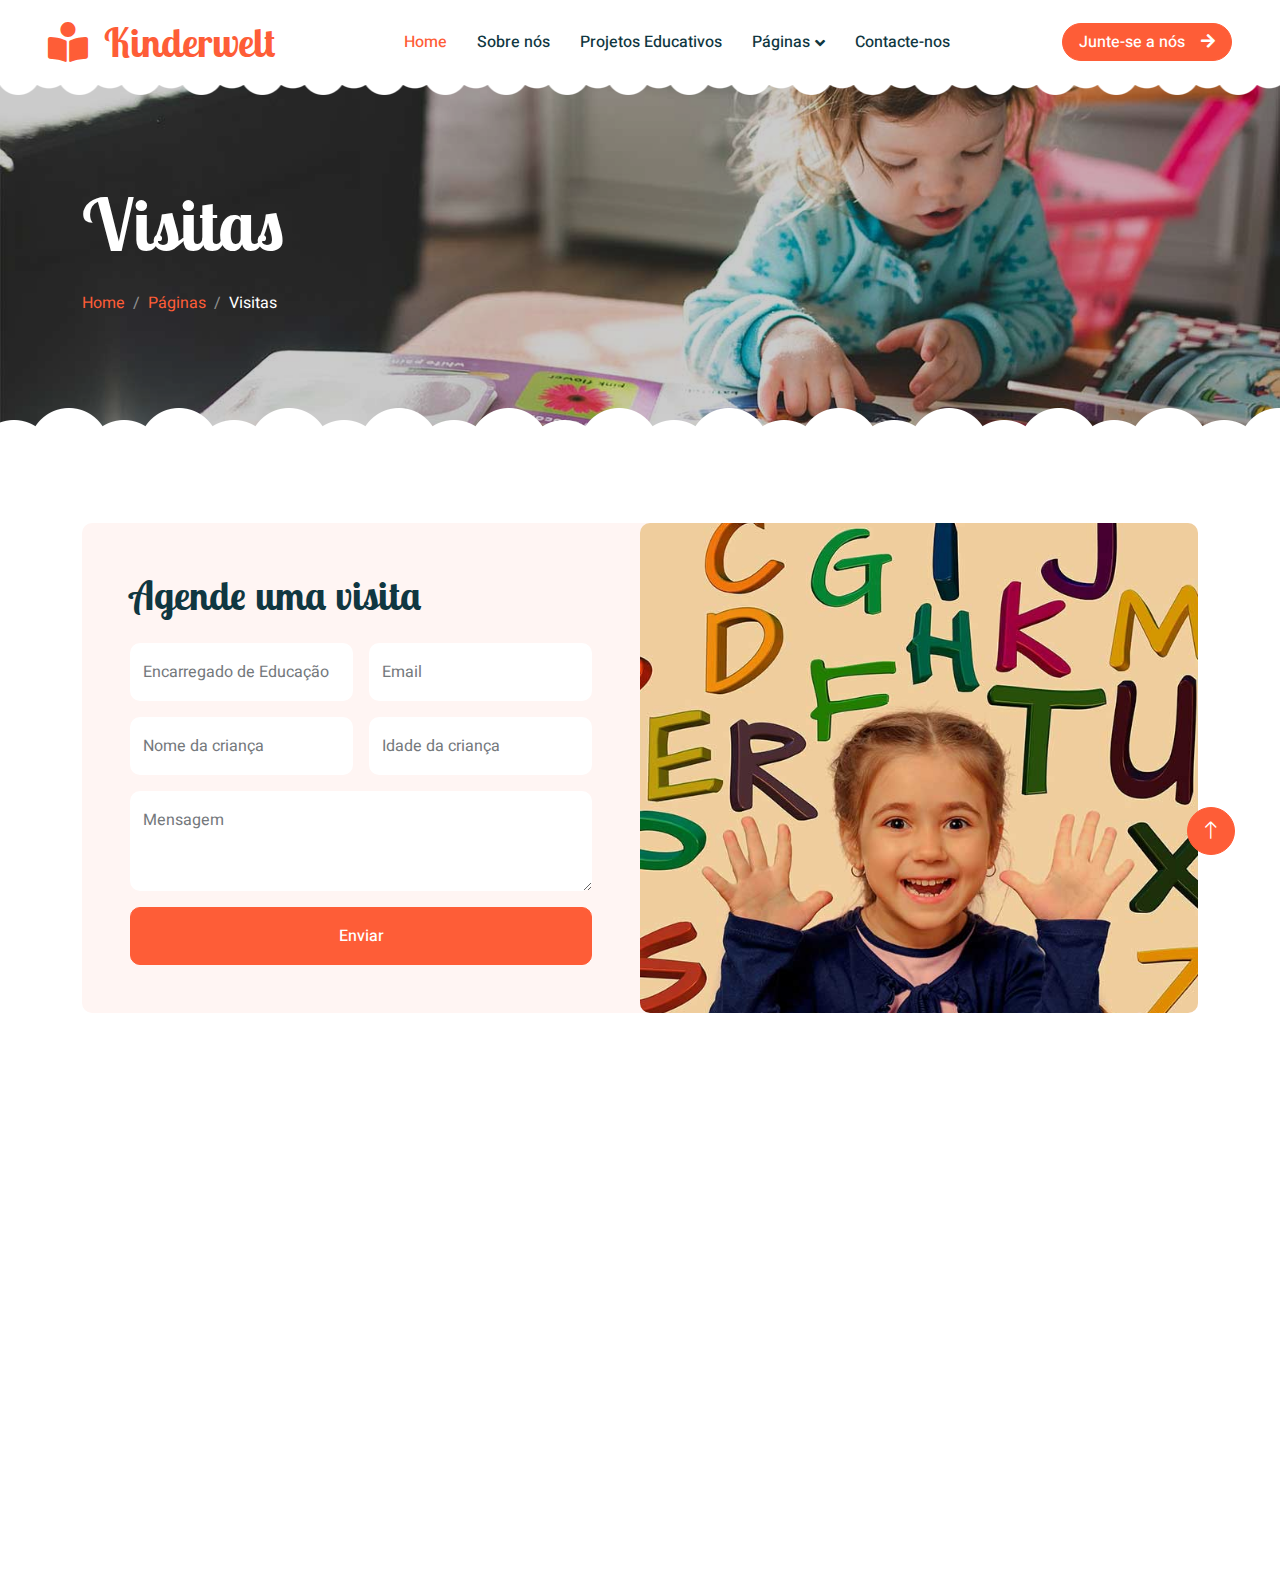
<file: appointment.html>
<!DOCTYPE html>
<html lang="en">

<head>
    <meta charset="utf-8">
    <title>kinderwelt - Educação Pré Escolar</title>
    <meta content="width=device-width, initial-scale=1.0" name="viewport">
    <meta content="" name="keywords">
    <meta content="" name="description">

    <!-- Favicon -->
    <link href="img/favicon.ico" rel="icon">

    <!-- Google Web Fonts -->
    <link rel="preconnect" href="https://fonts.googleapis.com">
    <link rel="preconnect" href="https://fonts.gstatic.com" crossorigin>
    <link href="https://fonts.googleapis.com/css2?family=Heebo:wght@400;500;600&family=Inter:wght@600&family=Lobster+Two:wght@700&display=swap" rel="stylesheet">
    
    <!-- Icon Font Stylesheet -->
    <link href="https://cdnjs.cloudflare.com/ajax/libs/font-awesome/5.10.0/css/all.min.css" rel="stylesheet">
    <link href="https://cdn.jsdelivr.net/npm/bootstrap-icons@1.4.1/font/bootstrap-icons.css" rel="stylesheet">

    <!-- Libraries Stylesheet -->
    <link href="lib/animate/animate.min.css" rel="stylesheet">
    <link href="lib/owlcarousel/assets/owl.carousel.min.css" rel="stylesheet">

    <!-- Customized Bootstrap Stylesheet -->
    <link href="css/bootstrap.min.css" rel="stylesheet">

    <!-- Template Stylesheet -->
    <link href="css/style.css" rel="stylesheet">
</head>

<body>
    <div class="container-xxl bg-white p-0">
        <!-- Spinner Start -->
        <div id="spinner" class="show bg-white position-fixed translate-middle w-100 vh-100 top-50 start-50 d-flex align-items-center justify-content-center">
            <div class="spinner-border text-primary" style="width: 3rem; height: 3rem;" role="status">
                <span class="sr-only">Loading...</span>
            </div>
        </div>
        <!-- Spinner End -->


        <!-- Navbar Start -->
        <nav class="navbar navbar-expand-lg bg-white navbar-light sticky-top px-4 px-lg-5 py-lg-0">
            <a href="index.html" class="navbar-brand">
                <h1 class="m-0 text-primary"><i class="fa fa-book-reader me-3"></i>Kinderwelt</h1>
            </a>
            <button type="button" class="navbar-toggler" data-bs-toggle="collapse" data-bs-target="#navbarCollapse">
                <span class="navbar-toggler-icon"></span>
            </button>
            <div class="collapse navbar-collapse" id="navbarCollapse">
                <div class="navbar-nav mx-auto">
                    <a href="index.html" class="nav-item nav-link active">Home</a>
                    <a href="about.html" class="nav-item nav-link">Sobre nós</a>
                    <a href="classes.html" class="nav-item nav-link">Projetos Educativos</a>
                    <div class="nav-item dropdown">
                        <a href="#" class="nav-link dropdown-toggle" data-bs-toggle="dropdown">Páginas</a>
                        <div class="dropdown-menu rounded-0 rounded-bottom border-0 shadow-sm m-0">
                            <a href="facility.html" class="dropdown-item">Instalações Escolares</a>
                            <a href="team.html" class="dropdown-item">Equipa de Professores</a>
                            <a href="call-to-action.html" class="dropdown-item">Junte-se a nós</a>
                            <a href="appointment.html" class="dropdown-item">Agende uma visita</a>
                            <a href="testimonial.html" class="dropdown-item">Depoimentos</a>
    
                        </div>
                    </div>
                    <a href="contact.html" class="nav-item nav-link">Contacte-nos</a>
                </div>
                <a href="" class="btn btn-primary rounded-pill px-3 d-none d-lg-block">Junte-se a nós<i class="fa fa-arrow-right ms-3"></i></a>
            </div>
        </nav>
        <!-- Navbar End -->


        <!-- Page Header End -->
        <div class="container-xxl py-5 page-header position-relative mb-5">
            <div class="container py-5">
                <h1 class="display-2 text-white animated slideInDown mb-4">Visitas</h1>
                <nav aria-label="breadcrumb animated slideInDown">
                    <ol class="breadcrumb">
                        <li class="breadcrumb-item"><a href="#">Home</a></li>
                        <li class="breadcrumb-item"><a href="#">Páginas</a></li>
                        <li class="breadcrumb-item text-white active" aria-current="page">Visitas</li>
                    </ol>
                </nav>
            </div>
        </div>
        <!-- Page Header End -->


        <!-- Appointment Start -->
        <div class="container-xxl py-5">
            <div class="container">
                <div class="bg-light rounded">
                    <div class="row g-0">
                        <div class="col-lg-6 wow fadeIn" data-wow-delay="0.1s">
                            <div class="h-100 d-flex flex-column justify-content-center p-5">
                                <h1 class="mb-4">Agende uma visita</h1>
                                <form>
                                    <div class="row g-3">
                                        <div class="col-sm-6">
                                            <div class="form-floating">
                                                <input type="text" class="form-control border-0" id="gname" placeholder="Encarregado de Educação">
                                                <label for="gname">Encarregado de Educação</label>
                                            </div>
                                        </div>
                                        <div class="col-sm-6">
                                            <div class="form-floating">
                                                <input type="email" class="form-control border-0" id="gmail" placeholder="Gurdian Email">
                                                <label for="gmail"> Email</label>
                                            </div>
                                        </div>
                                        <div class="col-sm-6">
                                            <div class="form-floating">
                                                <input type="text" class="form-control border-0" id="cname" placeholder="Child Name">
                                                <label for="cname">Nome da criança</label>
                                            </div>
                                        </div>
                                        <div class="col-sm-6">
                                            <div class="form-floating">
                                                <input type="text" class="form-control border-0" id="cage" placeholder="Child Age">
                                                <label for="cage">Idade da criança</label>
                                            </div>
                                        </div>
                                        <div class="col-12">
                                            <div class="form-floating">
                                                <textarea class="form-control border-0" placeholder="Leave a message here" id="message" style="height: 100px"></textarea>
                                                <label for="message">Mensagem</label>
                                            </div>
                                        </div>
                                        <div class="col-12">
                                            <button class="btn btn-primary w-100 py-3" type="submit">Enviar</button>
                                        </div>
                                    </div>
                                </form>
                            </div>
                        </div>
                        <div class="col-lg-6 wow fadeIn" data-wow-delay="0.5s" style="min-height: 400px;">
                            <div class="position-relative h-100">
                                <img class="position-absolute w-100 h-100 rounded" src="img/appointment.jpg" style="object-fit: cover;">
                            </div>
                        </div>
                    </div>
                </div>
            </div>
        </div>
        <!-- Appointment End -->


        <!-- Footer Start -->
        <div class="container-fluid bg-dark text-white-50 footer pt-5 mt-5 wow fadeIn" data-wow-delay="0.1s">
            <div class="container py-5">
                <div class="row g-5">
                    <div class="col-lg-3 col-md-6">
                        <h3 class="text-white mb-4">Entre em contacto</h3>
                        <p class="mb-2"><i class="fa fa-map-marker-alt me-3"></i>123 Nova Lisboa, Lisboa, Portugal</p>
                        <p class="mb-2"><i class="fa fa-phone-alt me-3"></i>+351 345 00000</p>
                        <p class="mb-2"><i class="fa fa-envelope me-3"></i>kinderwelt@education.com</p>
                        <div class="d-flex pt-2">
                            <a class="btn btn-outline-light btn-social" href=""><i class="fab fa-twitter"></i></a>
                            <a class="btn btn-outline-light btn-social" href=""><i class="fab fa-facebook-f"></i></a>
                            <a class="btn btn-outline-light btn-social" href=""><i class="fab fa-youtube"></i></a>
                            <a class="btn btn-outline-light btn-social" href=""><i class="fab fa-linkedin-in"></i></a>
                        </div>
                    </div>
                    <div class="col-lg-3 col-md-6">
                        <h3 class="text-white mb-4">Links rápidos</h3>
                        <a class="btn btn-link text-white-50" href="">Sobre nós</a>
                        <a class="btn btn-link text-white-50" href="">Contacte-nos</a>
                        <a class="btn btn-link text-white-50" href="">Nossos Serviços</a>
                        <a class="btn btn-link text-white-50" href="">Política de Privacidade</a>
                        <a class="btn btn-link text-white-50" href="">Termos & Condições</a>
                    </div>
                    <div class="col-lg-3 col-md-6">
                        <h3 class="text-white mb-4">Galeria de Fotos</h3>
                        <div class="row g-2 pt-2">
                            <div class="col-4">
                                <img class="img-fluid rounded bg-light p-1" src="img/artes.jpg" alt="">
                            </div>
                            <div class="col-4">
                                <img class="img-fluid rounded bg-light p-1" src="img/fut.jpg" alt="">
                            </div>
                            <div class="col-4">
                                <img class="img-fluid rounded bg-light p-1" src="img/classes-3.jpg" alt="">
                            </div>
                            <div class="col-4">
                                <img class="img-fluid rounded bg-light p-1" src="img/classes-4.jpg" alt="">
                            </div>
                            <div class="col-4">
                                <img class="img-fluid rounded bg-light p-1" src="img/logic.jpg" alt="">
                            </div>
                            <div class="col-4">
                                <img class="img-fluid rounded bg-light p-1" src="img/musica.jpg" alt="">
                            </div>
                        </div>
                    </div>
                    <div class="col-lg-3 col-md-6">
                        <h3 class="text-white mb-4">Newsletter</h3>
                        <p>Receba as últimas notícias e atualizações diretamente em sua caixa de entrada.</p>
                        <div class="position-relative mx-auto" style="max-width: 400px;">
                            <input class="form-control bg-transparent w-100 py-3 ps-4 pe-5" type="text" placeholder="Your email">
                            <button type="button" class="btn btn-primary py-2 position-absolute top-0 end-0 mt-2 me-2">Inscrever-se</button>
                        </div>
                    </div>
                </div>
            </div>
            <div class="container">
                <div class="copyright">
                    <div class="row">
                        <div class="col-md-6 text-center text-md-start mb-3 mb-md-0">
                            &copy; <a class="border-bottom" href="#">Kinderwelt</a>, All Right Reserved. 
							
							
							Designed By <a class="border-bottom" href="https://htmlcodex.com">HTML Codex</a>
                        </div>
                        <div class="col-md-6 text-center text-md-end">
                            <div class="footer-menu">
                                <a href="">Home</a>
                                <a href="">Cookies</a>
                                <a href="">Help</a>
                                <a href="">FQAs</a>
                            </div>
                        </div>
                    </div>
                </div>
            </div>
        </div>
        <!-- Footer End -->


        <!-- Back to Top -->
        <a href="#" class="btn btn-lg btn-primary btn-lg-square back-to-top"><i class="bi bi-arrow-up"></i></a>
    </div>

    <!-- JavaScript Libraries -->
    <script src="https://code.jquery.com/jquery-3.4.1.min.js"></script>
    <script src="https://cdn.jsdelivr.net/npm/bootstrap@5.0.0/dist/js/bootstrap.bundle.min.js"></script>
    <script src="lib/wow/wow.min.js"></script>
    <script src="lib/easing/easing.min.js"></script>
    <script src="lib/waypoints/waypoints.min.js"></script>
    <script src="lib/owlcarousel/owl.carousel.min.js"></script>

    <!-- Template Javascript -->
    <script src="js/main.js"></script>
</body>

</html>
</file>
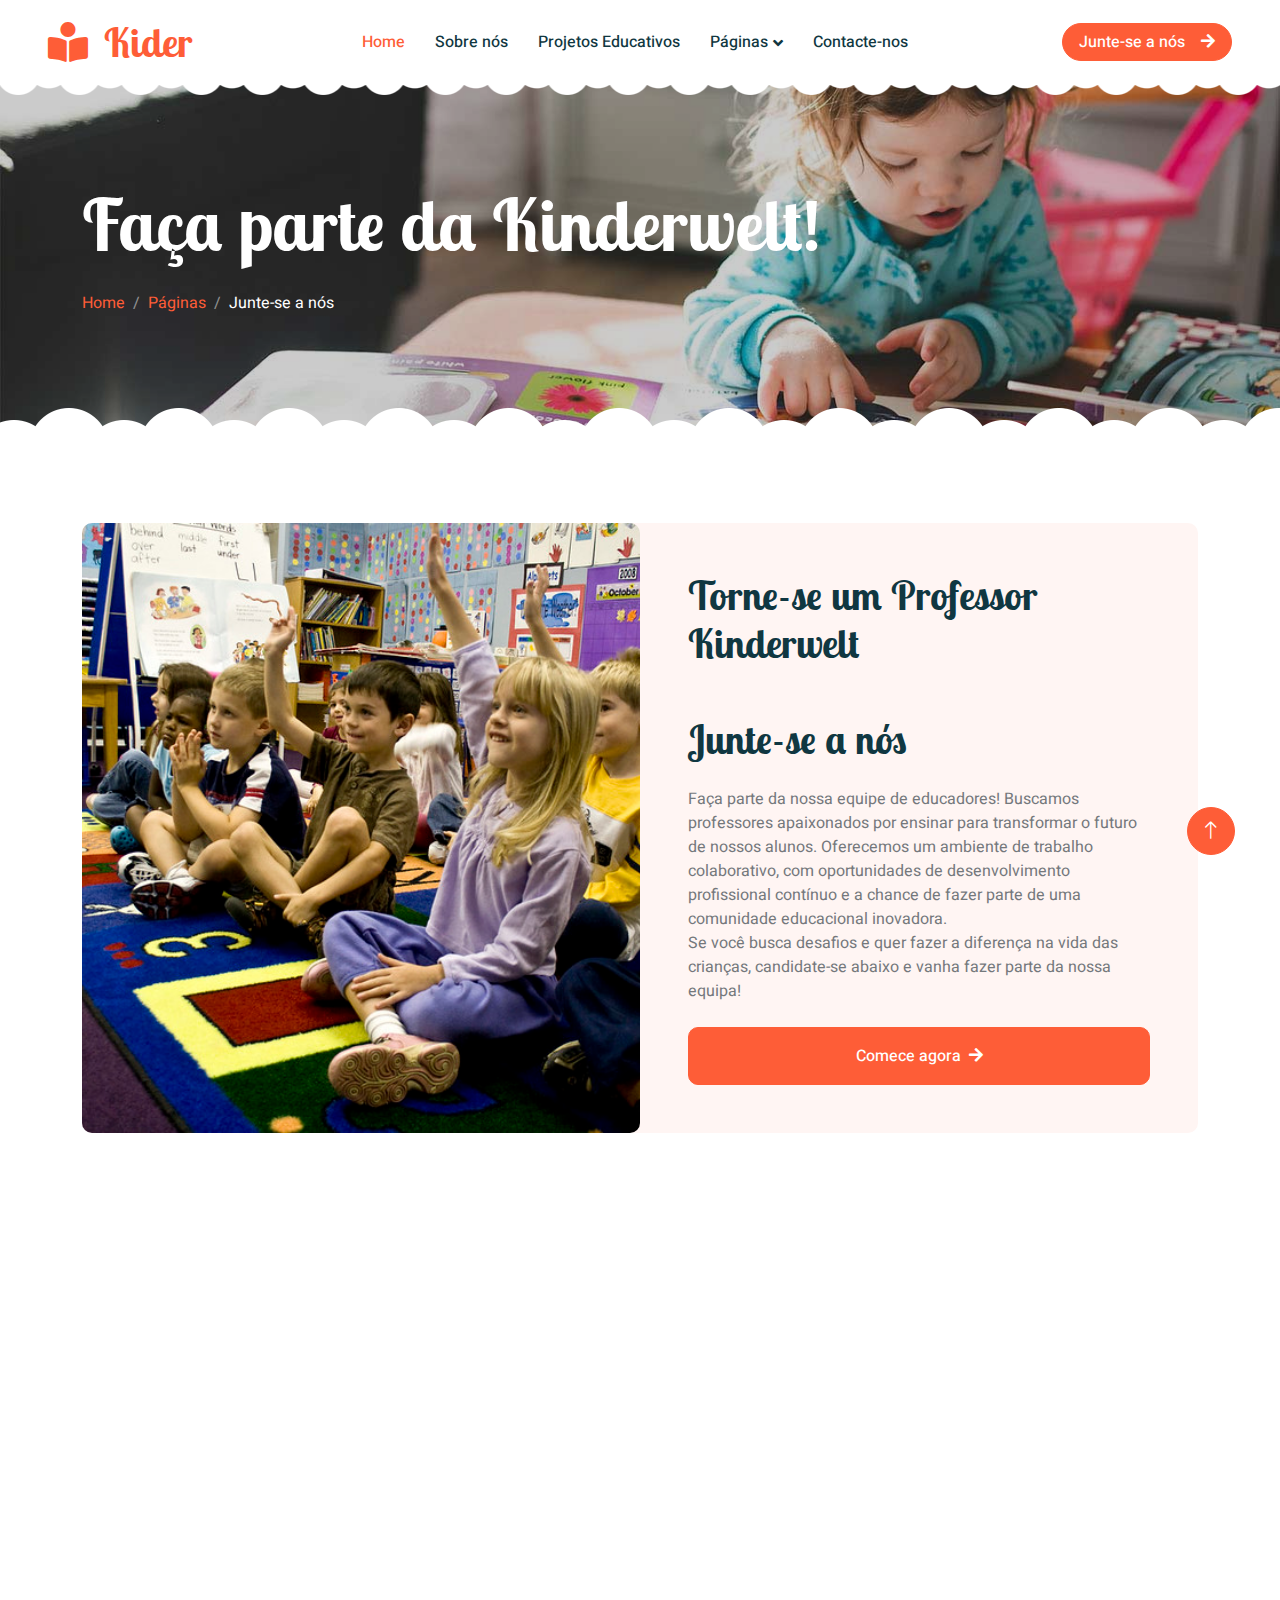
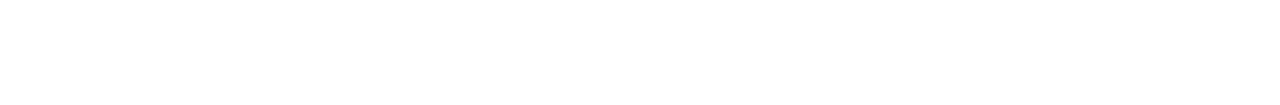
<file: call-to-action.html>
<!DOCTYPE html>
<html lang="en">

<head>
    <meta charset="utf-8">
    <title>kinderwelt - Educação Pré Escolar</title>
    <meta content="width=device-width, initial-scale=1.0" name="viewport">
    <meta content="" name="keywords">
    <meta content="" name="description">

    <!-- Favicon -->
    <link href="img/favicon.ico" rel="icon">

    <!-- Google Web Fonts -->
    <link rel="preconnect" href="https://fonts.googleapis.com">
    <link rel="preconnect" href="https://fonts.gstatic.com" crossorigin>
    <link href="https://fonts.googleapis.com/css2?family=Heebo:wght@400;500;600&family=Inter:wght@600&family=Lobster+Two:wght@700&display=swap" rel="stylesheet">
    
    <!-- Icon Font Stylesheet -->
    <link href="https://cdnjs.cloudflare.com/ajax/libs/font-awesome/5.10.0/css/all.min.css" rel="stylesheet">
    <link href="https://cdn.jsdelivr.net/npm/bootstrap-icons@1.4.1/font/bootstrap-icons.css" rel="stylesheet">

    <!-- Libraries Stylesheet -->
    <link href="lib/animate/animate.min.css" rel="stylesheet">
    <link href="lib/owlcarousel/assets/owl.carousel.min.css" rel="stylesheet">

    <!-- Customized Bootstrap Stylesheet -->
    <link href="css/bootstrap.min.css" rel="stylesheet">

    <!-- Template Stylesheet -->
    <link href="css/style.css" rel="stylesheet">
</head>

<body>
    <div class="container-xxl bg-white p-0">
        <!-- Spinner Start -->
        <div id="spinner" class="show bg-white position-fixed translate-middle w-100 vh-100 top-50 start-50 d-flex align-items-center justify-content-center">
            <div class="spinner-border text-primary" style="width: 3rem; height: 3rem;" role="status">
                <span class="sr-only">Loading...</span>
            </div>
        </div>
        <!-- Spinner End -->


        <!-- Navbar Start -->
        <nav class="navbar navbar-expand-lg bg-white navbar-light sticky-top px-4 px-lg-5 py-lg-0">
            <a href="index.html" class="navbar-brand">
                <h1 class="m-0 text-primary"><i class="fa fa-book-reader me-3"></i>Kider</h1>
            </a>
            <button type="button" class="navbar-toggler" data-bs-toggle="collapse" data-bs-target="#navbarCollapse">
                <span class="navbar-toggler-icon"></span>
            </button>
            <div class="collapse navbar-collapse" id="navbarCollapse">
                <div class="navbar-nav mx-auto">
                    <a href="index.html" class="nav-item nav-link active">Home</a>
                    <a href="about.html" class="nav-item nav-link">Sobre nós</a>
                    <a href="classes.html" class="nav-item nav-link">Projetos Educativos</a>
                    <div class="nav-item dropdown">
                        <a href="#" class="nav-link dropdown-toggle" data-bs-toggle="dropdown">Páginas</a>
                        <div class="dropdown-menu rounded-0 rounded-bottom border-0 shadow-sm m-0">
                            <a href="facility.html" class="dropdown-item">Instalações Escolares</a>
                            <a href="team.html" class="dropdown-item">Equipa de Professores</a>
                            <a href="call-to-action.html" class="dropdown-item">Junte-se a nós</a>
                            <a href="appointment.html" class="dropdown-item">Agende uma visita</a>
                            <a href="testimonial.html" class="dropdown-item">Depoimentos</a>
    
                        </div>
                    </div>
                    <a href="contact.html" class="nav-item nav-link">Contacte-nos</a>
                </div>
                <a href="" class="btn btn-primary rounded-pill px-3 d-none d-lg-block">Junte-se a nós<i class="fa fa-arrow-right ms-3"></i></a>
            </div>
        </nav>
        <!-- Navbar End -->


        <!-- Page Header End -->
        <div class="container-xxl py-5 page-header position-relative mb-5">
            <div class="container py-5">
                <h1 class="display-2 text-white animated slideInDown mb-4">Faça parte da Kinderwelt!</h1>
                <nav aria-label="breadcrumb animated slideInDown">
                    <ol class="breadcrumb">
                        <li class="breadcrumb-item"><a href="#">Home</a></li>
                        <li class="breadcrumb-item"><a href="#">Páginas</a></li>
                        <li class="breadcrumb-item text-white active" aria-current="page">Junte-se a nós</li>
                    </ol>
                </nav>
            </div>
        </div>
        <!-- Page Header End -->


        <!-- Call To Action Start -->
        <div class="container-xxl py-5">
            <div class="container">
                <div class="bg-light rounded">
                    <div class="row g-0">
                        <div class="col-lg-6 wow fadeIn" data-wow-delay="0.1s" style="min-height: 400px;">
                            <div class="position-relative h-100">
                                <img class="position-absolute w-100 h-100 rounded" src="img/calltoaction.jpg" style="object-fit: cover;">
                            </div>
                        </div>
                        <div class="col-lg-6 wow fadeIn" data-wow-delay="0.5s">
                            <div class="h-100 d-flex flex-column justify-content-center p-5">
                                <h1 class="mb-4">Torne-se um Professor Kinderwelt</h1>
                                <p class="mb-4"> <h1 class="mb-4">Junte-se a nós</h1>
                                    <p class="mb-4">Faça parte da nossa equipe de educadores! Buscamos professores apaixonados por ensinar para transformar o futuro de nossos alunos. Oferecemos um ambiente de trabalho colaborativo, com oportunidades de desenvolvimento profissional contínuo e a chance de fazer parte de uma comunidade educacional inovadora. <br>
                                        Se você busca desafios e quer fazer a diferença na vida das crianças, candidate-se abaixo e vanha fazer parte da nossa equipa!
                                </p>
                                <a class="btn btn-primary py-3 px-5" href="">Comece agora<i class="fa fa-arrow-right ms-2"></i></a>
                            </div>
                        </div>
                    </div>
                </div>
            </div>
        </div>
        <!-- Call To Action End -->


        <!-- Footer Start -->
        <div class="container-fluid bg-dark text-white-50 footer pt-5 mt-5 wow fadeIn" data-wow-delay="0.1s">
            <div class="container py-5">
                <div class="row g-5">
                    <div class="col-lg-3 col-md-6">
                        <h3 class="text-white mb-4">Entre em contacto</h3>
                        <p class="mb-2"><i class="fa fa-map-marker-alt me-3"></i>123 Nova Lisboa, Lisboa, Portugal</p>
                        <p class="mb-2"><i class="fa fa-phone-alt me-3"></i>+351 345 00000</p>
                        <p class="mb-2"><i class="fa fa-envelope me-3"></i>kinderwelt@education.com</p>
                        <div class="d-flex pt-2">
                            <a class="btn btn-outline-light btn-social" href=""><i class="fab fa-twitter"></i></a>
                            <a class="btn btn-outline-light btn-social" href=""><i class="fab fa-facebook-f"></i></a>
                            <a class="btn btn-outline-light btn-social" href=""><i class="fab fa-youtube"></i></a>
                            <a class="btn btn-outline-light btn-social" href=""><i class="fab fa-linkedin-in"></i></a>
                        </div>
                    </div>
                    <div class="col-lg-3 col-md-6">
                        <h3 class="text-white mb-4">Links rápidos</h3>
                        <a class="btn btn-link text-white-50" href="">Sobre nós</a>
                        <a class="btn btn-link text-white-50" href="">Contacte-nos</a>
                        <a class="btn btn-link text-white-50" href="">Nossos Serviços</a>
                        <a class="btn btn-link text-white-50" href="">Política de Privacidade</a>
                        <a class="btn btn-link text-white-50" href="">Termos & Condições</a>
                    </div>
                    <div class="col-lg-3 col-md-6">
                        <h3 class="text-white mb-4">Galeria de Fotos</h3>
                        <div class="row g-2 pt-2">
                            <div class="col-4">
                                <img class="img-fluid rounded bg-light p-1" src="img/artes.jpg" alt="">
                            </div>
                            <div class="col-4">
                                <img class="img-fluid rounded bg-light p-1" src="img/fut.jpg" alt="">
                            </div>
                            <div class="col-4">
                                <img class="img-fluid rounded bg-light p-1" src="img/classes-3.jpg" alt="">
                            </div>
                            <div class="col-4">
                                <img class="img-fluid rounded bg-light p-1" src="img/classes-4.jpg" alt="">
                            </div>
                            <div class="col-4">
                                <img class="img-fluid rounded bg-light p-1" src="img/logic.jpg" alt="">
                            </div>
                            <div class="col-4">
                                <img class="img-fluid rounded bg-light p-1" src="img/musica.jpg" alt="">
                            </div>
                        </div>
                    </div>
                    <div class="col-lg-3 col-md-6">
                        <h3 class="text-white mb-4">Newsletter</h3>
                        <p>Receba as últimas notícias e atualizações diretamente em sua caixa de entrada.</p>
                        <div class="position-relative mx-auto" style="max-width: 400px;">
                            <input class="form-control bg-transparent w-100 py-3 ps-4 pe-5" type="text" placeholder="Your email">
                            <button type="button" class="btn btn-primary py-2 position-absolute top-0 end-0 mt-2 me-2">Inscrever-se</button>
                        </div>
                    </div>
                </div>
            </div>
            <div class="container">
                <div class="copyright">
                    <div class="row">
                        <div class="col-md-6 text-center text-md-start mb-3 mb-md-0">
                            &copy; <a class="border-bottom" href="#">Kinderwelt</a>, All Right Reserved. 
							
					
							Designed By <a class="border-bottom" href="https://htmlcodex.com">HTML Codex</a>
                        </div>
                        <div class="col-md-6 text-center text-md-end">
                            <div class="footer-menu">
                                <a href="">Home</a>
                                <a href="">Cookies</a>
                                <a href="">Help</a>
                                <a href="">FQAs</a>
                            </div>
                        </div>
                    </div>
                </div>
            </div>
        </div>
        <!-- Footer End -->


        <!-- Back to Top -->
        <a href="#" class="btn btn-lg btn-primary btn-lg-square back-to-top"><i class="bi bi-arrow-up"></i></a>
    </div>

    <!-- JavaScript Libraries -->
    <script src="https://code.jquery.com/jquery-3.4.1.min.js"></script>
    <script src="https://cdn.jsdelivr.net/npm/bootstrap@5.0.0/dist/js/bootstrap.bundle.min.js"></script>
    <script src="lib/wow/wow.min.js"></script>
    <script src="lib/easing/easing.min.js"></script>
    <script src="lib/waypoints/waypoints.min.js"></script>
    <script src="lib/owlcarousel/owl.carousel.min.js"></script>

    <!-- Template Javascript -->
    <script src="js/main.js"></script>
</body>

</html>
</file>
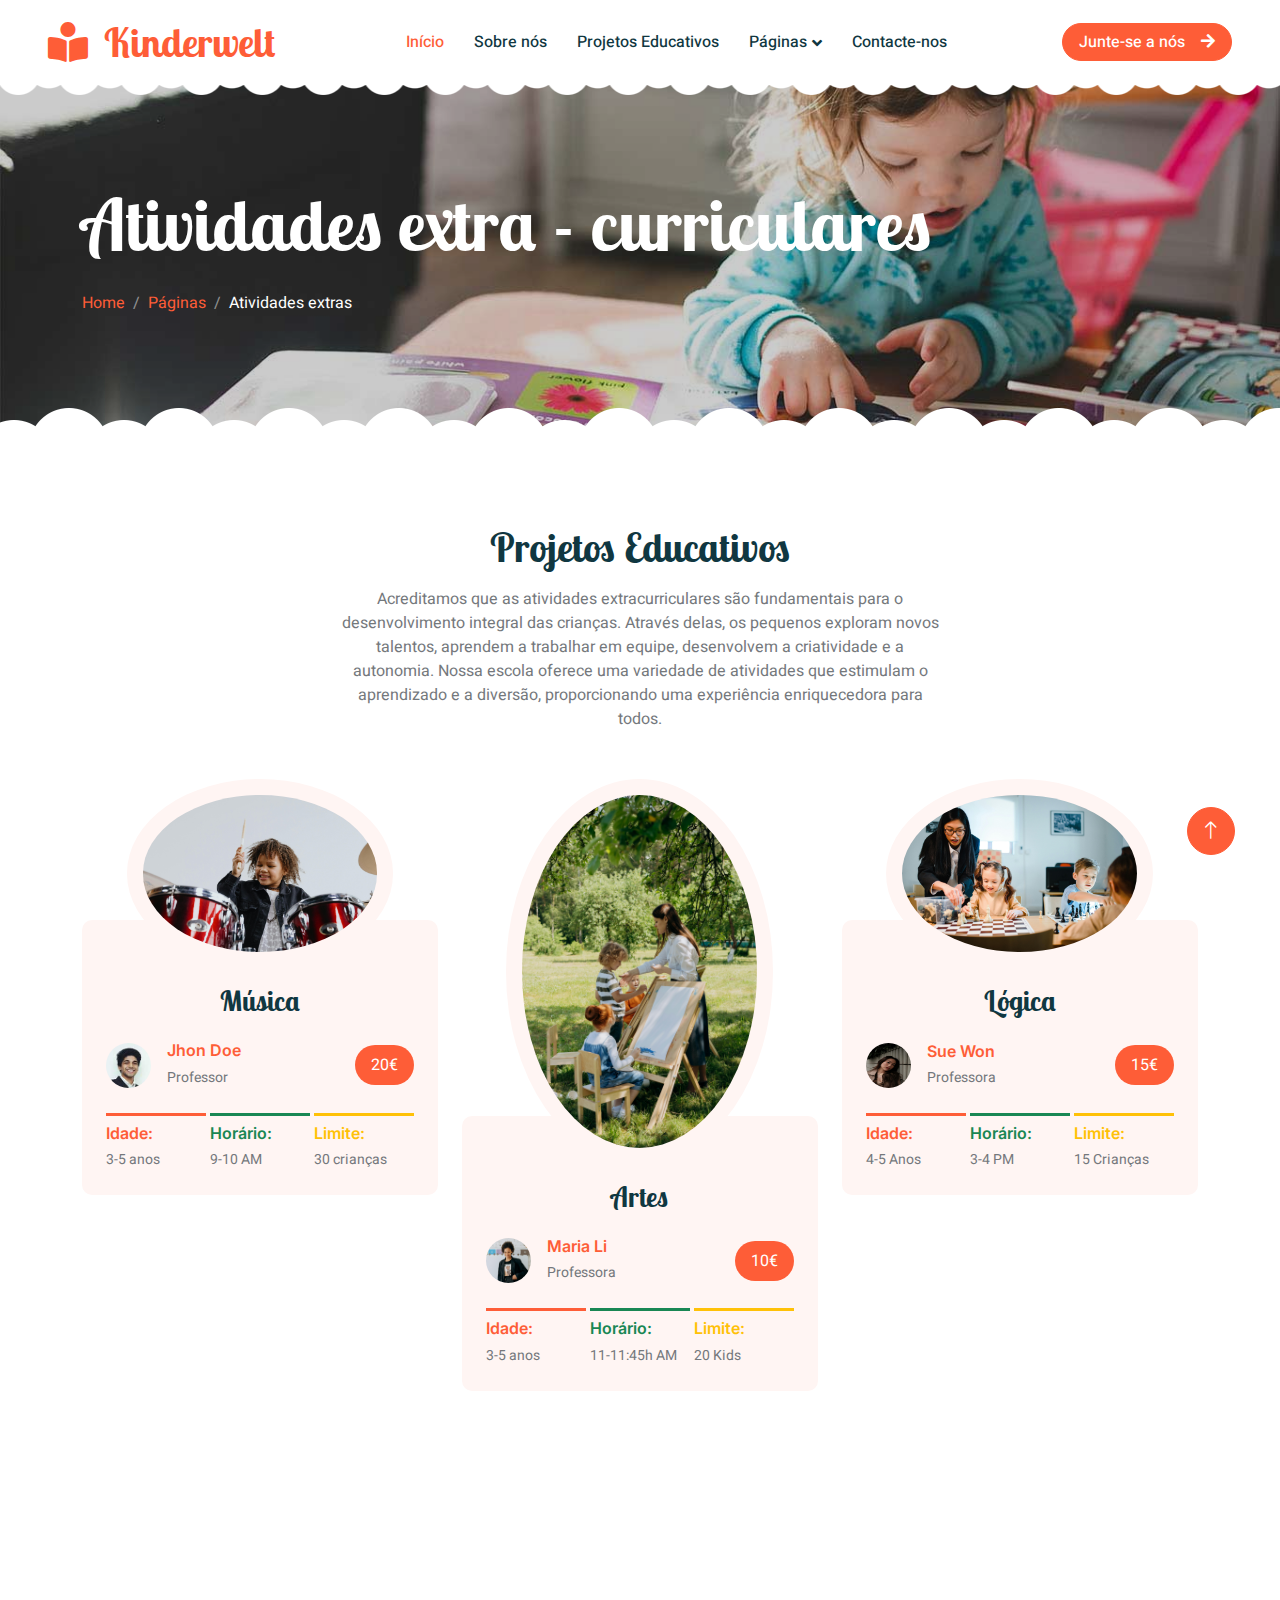
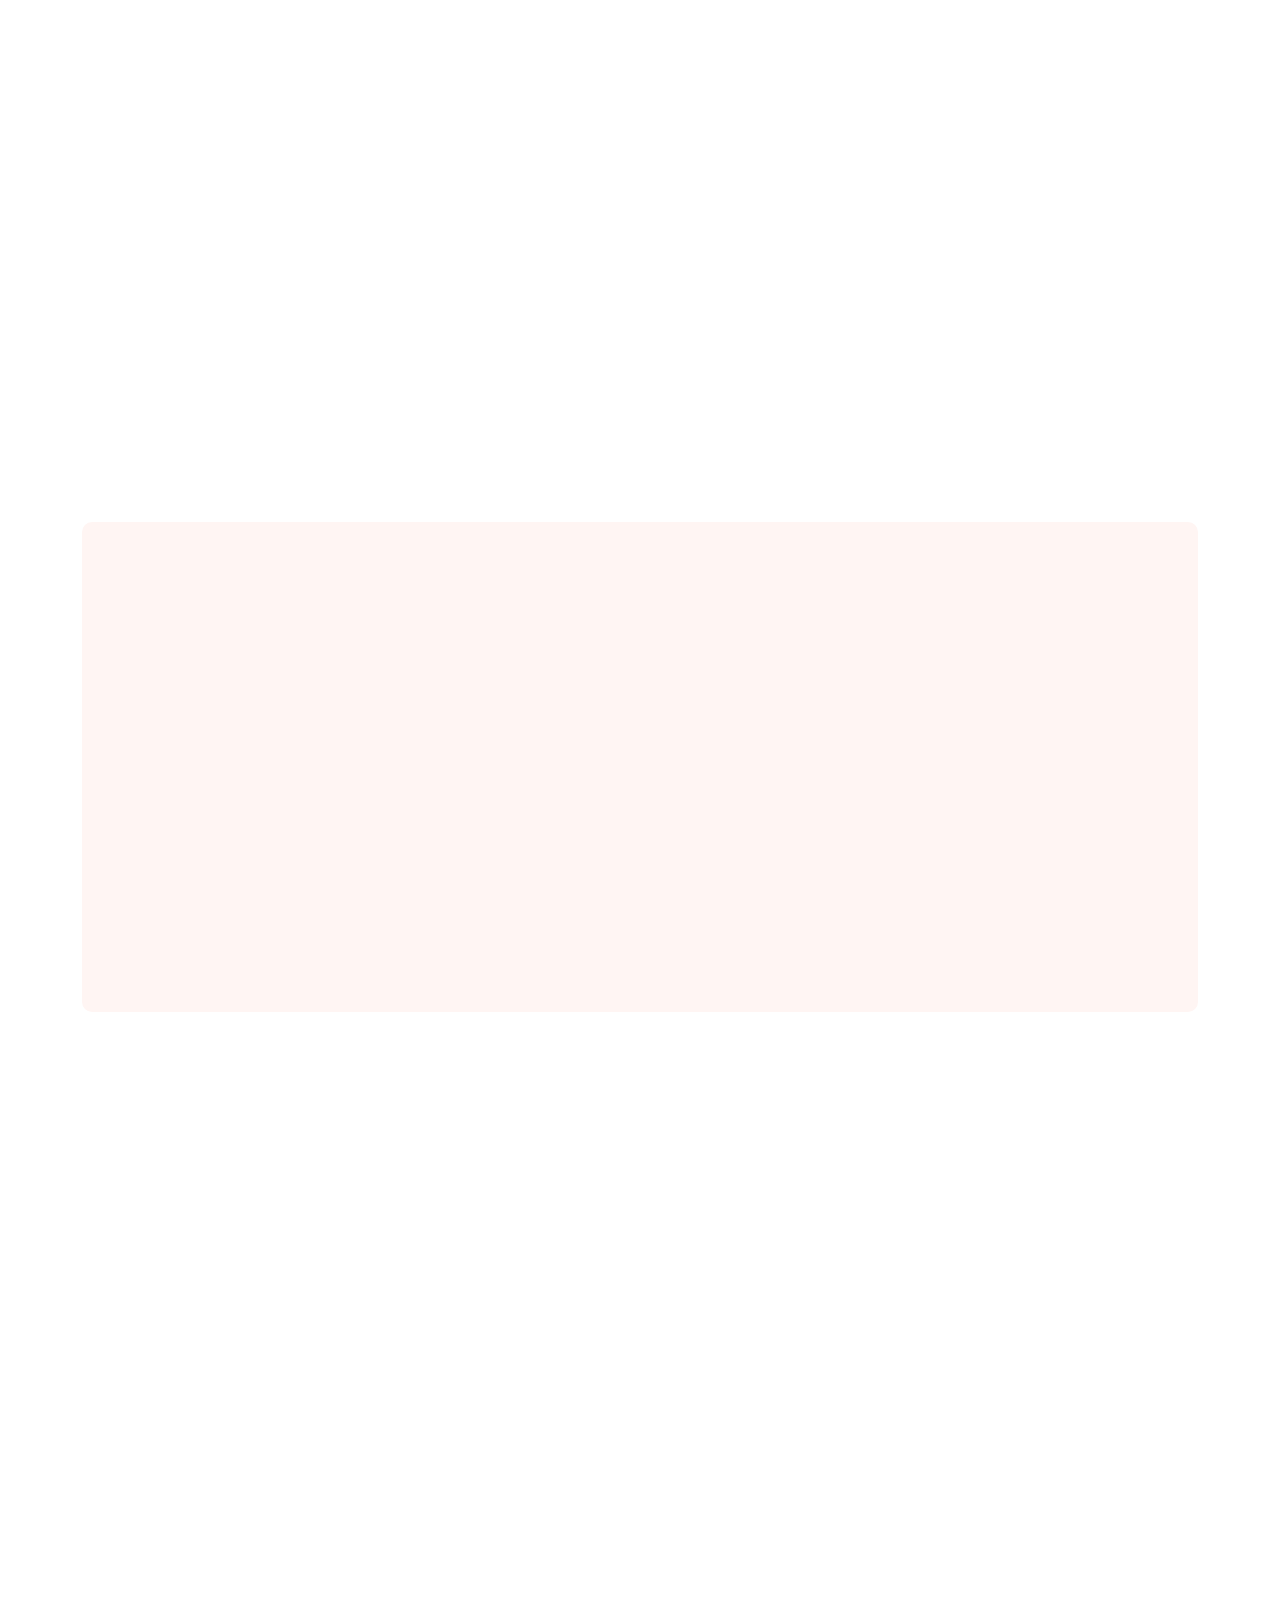
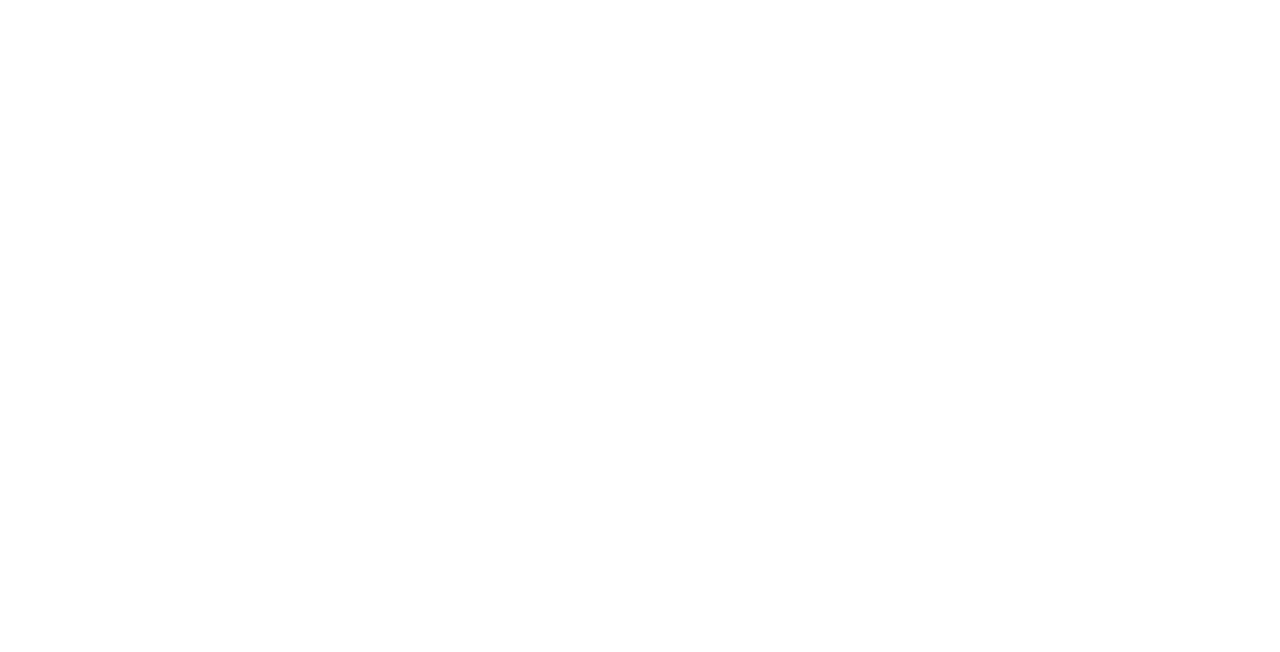
<file: classes.html>
<!DOCTYPE html>
<html lang="en">

<head>
    <meta charset="utf-8">
    <title>kinderwelt - Educação Pré Escolar</title>
    <meta content="width=device-width, initial-scale=1.0" name="viewport">
    <meta content="" name="keywords">
    <meta content="" name="description">

    <!-- Favicon -->
    <link href="img/favicon.ico" rel="icon">

    <!-- Google Web Fonts -->
    <link rel="preconnect" href="https://fonts.googleapis.com">
    <link rel="preconnect" href="https://fonts.gstatic.com" crossorigin>
    <link href="https://fonts.googleapis.com/css2?family=Heebo:wght@400;500;600&family=Inter:wght@600&family=Lobster+Two:wght@700&display=swap" rel="stylesheet">
    
    <!-- Icon Font Stylesheet -->
    <link href="https://cdnjs.cloudflare.com/ajax/libs/font-awesome/5.10.0/css/all.min.css" rel="stylesheet">
    <link href="https://cdn.jsdelivr.net/npm/bootstrap-icons@1.4.1/font/bootstrap-icons.css" rel="stylesheet">

    <!-- Libraries Stylesheet -->
    <link href="lib/animate/animate.min.css" rel="stylesheet">
    <link href="lib/owlcarousel/assets/owl.carousel.min.css" rel="stylesheet">

    <!-- Customized Bootstrap Stylesheet -->
    <link href="css/bootstrap.min.css" rel="stylesheet">

    <!-- Template Stylesheet -->
    <link href="css/style.css" rel="stylesheet">
</head>

<body>
    <div class="container-xxl bg-white p-0">
        <!-- Spinner Start -->
        <div id="spinner" class="show bg-white position-fixed translate-middle w-100 vh-100 top-50 start-50 d-flex align-items-center justify-content-center">
            <div class="spinner-border text-primary" style="width: 3rem; height: 3rem;" role="status">
                <span class="sr-only">Loading...</span>
            </div>
        </div>
        <!-- Spinner End -->


        <!-- Navbar Start -->
        <nav class="navbar navbar-expand-lg bg-white navbar-light sticky-top px-4 px-lg-5 py-lg-0">
            <a href="index.html" class="navbar-brand">
                <h1 class="m-0 text-primary"><i class="fa fa-book-reader me-3"></i>Kinderwelt</h1>
            </a>
            <button type="button" class="navbar-toggler" data-bs-toggle="collapse" data-bs-target="#navbarCollapse">
                <span class="navbar-toggler-icon"></span>
            </button>
            <div class="collapse navbar-collapse" id="navbarCollapse">
                <div class="navbar-nav mx-auto">
                    <a href="index.html" class="nav-item nav-link active">Início</a>
                    <a href="about.html" class="nav-item nav-link">Sobre nós</a>
                    <a href="classes.html" class="nav-item nav-link">Projetos Educativos</a>
                    <div class="nav-item dropdown">
                        <a href="#" class="nav-link dropdown-toggle" data-bs-toggle="dropdown">Páginas</a>
                        <div class="dropdown-menu rounded-0 rounded-bottom border-0 shadow-sm m-0">
                            <a href="facility.html" class="dropdown-item">Instalações Escolares</a>
                            <a href="team.html" class="dropdown-item">Equipa de Professores</a>
                            <a href="call-to-action.html" class="dropdown-item">Junte-se a nós</a>
                            <a href="appointment.html" class="dropdown-item">Agende uma visita</a>
                            <a href="testimonial.html" class="dropdown-item">Depoimentos</a>
    
                        </div>
                    </div>
                    <a href="contact.html" class="nav-item nav-link">Contacte-nos</a>
                </div>
                <a href="" class="btn btn-primary rounded-pill px-3 d-none d-lg-block">Junte-se a nós<i class="fa fa-arrow-right ms-3"></i></a>
            </div>
        </nav>
        <!-- Navbar End -->


        <!-- Page Header End -->
        <div class="container-xxl py-5 page-header position-relative mb-5">
            <div class="container py-5">
                <h1 class="display-2 text-white animated slideInDown mb-4">Atividades extra - curriculares</h1>
                <nav aria-label="breadcrumb animated slideInDown">
                    <ol class="breadcrumb">
                        <li class="breadcrumb-item"><a href="#">Home</a></li>
                        <li class="breadcrumb-item"><a href="#">Páginas</a></li>
                        <li class="breadcrumb-item text-white active" aria-current="page">Atividades extras</li>
                    </ol>
                </nav>
            </div>
        </div>
        <!-- Page Header End -->


        <!-- Classes Start -->
        <div class="container-xxl py-5">
            <div class="container">
                <div class="text-center mx-auto mb-5 wow fadeInUp" data-wow-delay="0.1s" style="max-width: 600px;">
                    <h1 class="mb-3">Projetos Educativos</h1>
                    <p>Acreditamos que as atividades extracurriculares são fundamentais para o desenvolvimento integral das crianças. Através delas, os pequenos exploram novos talentos, aprendem a trabalhar em equipe, desenvolvem a criatividade e a autonomia. Nossa escola oferece uma variedade de atividades que estimulam o aprendizado e a diversão, proporcionando uma experiência enriquecedora para todos.</p>
                </div>
                <div class="row g-4">
                    <div class="col-lg-4 col-md-6 wow fadeInUp" data-wow-delay="0.1s">
                        <div class="classes-item">
                            <div class="bg-light rounded-circle w-75 mx-auto p-3">
                                <img class="img-fluid rounded-circle" src="img/musica.jpg" alt="">
                            </div>
                            <div class="bg-light rounded p-4 pt-5 mt-n5">
                                <a class="d-block text-center h3 mt-3 mb-4" href="">Música</a>
                                <div class="d-flex align-items-center justify-content-between mb-4">
                                    <div class="d-flex align-items-center">
                                        <img class="rounded-circle flex-shrink-0" src="img/user.jpg" alt="" style="width: 45px; height: 45px;">
                                        <div class="ms-3">
                                            <h6 class="text-primary mb-1">Jhon Doe</h6>
                                            <small>Professor</small>
                                        </div>
                                    </div>
                                    <span class="bg-primary text-white rounded-pill py-2 px-3" href="">20€</span>
                                </div>
                                <div class="row g-1">
                                    <div class="col-4">
                                        <div class="border-top border-3 border-primary pt-2">
                                            <h6 class="text-primary mb-1">Idade:</h6>
                                            <small>3-5 anos</small>
                                        </div>
                                    </div>
                                    <div class="col-4">
                                        <div class="border-top border-3 border-success pt-2">
                                            <h6 class="text-success mb-1">Horário:</h6>
                                            <small>9-10 AM</small>
                                        </div>
                                    </div>
                                    <div class="col-4">
                                        <div class="border-top border-3 border-warning pt-2">
                                            <h6 class="text-warning mb-1">Limite:</h6>
                                            <small>30 crianças</small>
                                        </div>
                                    </div>
                                </div>
                            </div>
                        </div>
                    </div>
                    <div class="col-lg-4 col-md-6 wow fadeInUp" data-wow-delay="0.3s">
                        <div class="classes-item">
                            <div class="bg-light rounded-circle w-75 mx-auto p-3">
                                <img class="img-fluid rounded-circle" src="img/artes.jpg" alt="">
                            </div>
                            <div class="bg-light rounded p-4 pt-5 mt-n5">
                                <a class="d-block text-center h3 mt-3 mb-4" href="">Artes</a>
                                <div class="d-flex align-items-center justify-content-between mb-4">
                                    <div class="d-flex align-items-center">
                                        <img class="rounded-circle flex-shrink-0" src="img/artsteacher.jpg" alt="" style="width: 45px; height: 45px;">
                                        <div class="ms-3">
                                            <h6 class="text-primary mb-1">Maria Li</h6>
                                            <small>Professora</small>
                                        </div>
                                    </div>
                                    <span class="bg-primary text-white rounded-pill py-2 px-3" href="">10€</span>
                                </div>
                                <div class="row g-1">
                                    <div class="col-4">
                                        <div class="border-top border-3 border-primary pt-2">
                                            <h6 class="text-primary mb-1">Idade:</h6>
                                            <small>3-5 anos</small>
                                        </div>
                                    </div>
                                    <div class="col-4">
                                        <div class="border-top border-3 border-success pt-2">
                                            <h6 class="text-success mb-1">Horário:</h6>
                                            <small>11-11:45h AM</small>
                                        </div>
                                    </div>
                                    <div class="col-4">
                                        <div class="border-top border-3 border-warning pt-2">
                                            <h6 class="text-warning mb-1">Limite:</h6>
                                            <small>20 Kids</small>
                                        </div>
                                    </div>
                                </div>
                            </div>
                        </div>
                    </div>
                    <div class="col-lg-4 col-md-6 wow fadeInUp" data-wow-delay="0.5s">
                        <div class="classes-item">
                            <div class="bg-light rounded-circle w-75 mx-auto p-3">
                                <img class="img-fluid rounded-circle" src="img/logic.jpg" alt="">
                            </div>
                            <div class="bg-light rounded p-4 pt-5 mt-n5">
                                <a class="d-block text-center h3 mt-3 mb-4" href="">Lógica</a>
                                <div class="d-flex align-items-center justify-content-between mb-4">
                                    <div class="d-flex align-items-center">
                                        <img class="rounded-circle flex-shrink-0" src="img/teacherlogic.jpg" alt="" style="width: 45px; height: 45px;">
                                        <div class="ms-3">
                                            <h6 class="text-primary mb-1">Sue Won</h6>
                                            <small>Professora</small>
                                        </div>
                                    </div>
                                    <span class="bg-primary text-white rounded-pill py-2 px-3" href="">15€</span>
                                </div>
                                <div class="row g-1">
                                    <div class="col-4">
                                        <div class="border-top border-3 border-primary pt-2">
                                            <h6 class="text-primary mb-1">Idade:</h6>
                                            <small>4-5 Anos</small>
                                        </div>
                                    </div>
                                    <div class="col-4">
                                        <div class="border-top border-3 border-success pt-2">
                                            <h6 class="text-success mb-1">Horário:</h6>
                                            <small>3-4 PM</small>
                                        </div>
                                    </div>
                                    <div class="col-4">
                                        <div class="border-top border-3 border-warning pt-2">
                                            <h6 class="text-warning mb-1">Limite:</h6>
                                            <small>15 Crianças</small>
                                        </div>
                                    </div>
                                </div>
                            </div>
                        </div>
                    </div>
                    <div class="col-lg-4 col-md-6 wow fadeInUp" data-wow-delay="0.1s">
                        <div class="classes-item">
                            <div class="bg-light rounded-circle w-75 mx-auto p-3">
                                <img class="img-fluid rounded-circle" src="img/fut.jpg" alt="">
                            </div>
                            <div class="bg-light rounded p-4 pt-5 mt-n5">
                                <a class="d-block text-center h3 mt-3 mb-4" href="">Futebol</a>
                                <div class="d-flex align-items-center justify-content-between mb-4">
                                    <div class="d-flex align-items-center">
                                        <img class="rounded-circle flex-shrink-0" src="img/testimonial-2.jpg" alt="" style="width: 45px; height: 45px;">
                                        <div class="ms-3">
                                            <h6 class="text-primary mb-1">João Silva</h6>
                                            <small>Professor</small>
                                        </div>
                                    </div>
                                    <span class="bg-primary text-white rounded-pill py-2 px-3" href="">25€</span>
                                </div>
                                <div class="row g-1">
                                    <div class="col-4">
                                        <div class="border-top border-3 border-primary pt-2">
                                            <h6 class="text-primary mb-1">Idade:</h6>
                                            <small>3-5 Years</small>
                                        </div>
                                    </div>
                                    <div class="col-4">
                                        <div class="border-top border-3 border-success pt-2">
                                            <h6 class="text-success mb-1">Horário:</h6>
                                            <small>17-18 PM</small>
                                        </div>
                                    </div>
                                    <div class="col-4">
                                        <div class="border-top border-3 border-warning pt-2">
                                            <h6 class="text-warning mb-1">Limite:</h6>
                                            <small>30 Crianças</small>
                                        </div>
                                    </div>
                                </div>
                            </div>
                        </div>
                    </div>
                    <div class="col-lg-4 col-md-6 wow fadeInUp" data-wow-delay="0.3s">
                        <div class="classes-item">
                            <div class="bg-light rounded-circle w-75 mx-auto p-3">
                                <img class="img-fluid rounded-circle" src="img/classes-3.jpg" alt="">
                            </div>
                            <div class="bg-light rounded p-4 pt-5 mt-n5">
                                <a class="d-block text-center h3 mt-3 mb-4" href="">Teatro</a>
                                <div class="d-flex align-items-center justify-content-between mb-4">
                                    <div class="d-flex align-items-center">
                                        <img class="rounded-circle flex-shrink-0" src="img/teacherteatro.jpg" alt="" style="width: 45px; height: 45px;">
                                        <div class="ms-3">
                                            <h6 class="text-primary mb-1">Carlos P.</h6>
                                            <small>Professor</small>
                                        </div>
                                    </div>
                                    <span class="bg-primary text-white rounded-pill py-2 px-3" href="">20€</span>
                                </div>
                                <div class="row g-1">
                                    <div class="col-4">
                                        <div class="border-top border-3 border-primary pt-2">
                                            <h6 class="text-primary mb-1">Idade:</h6>
                                            <small>3-5 Anos</small>
                                        </div>
                                    </div>
                                    <div class="col-4">
                                        <div class="border-top border-3 border-success pt-2">
                                            <h6 class="text-success mb-1">Horário:</h6>
                                            <small>14-15 PM</small>
                                        </div>
                                    </div>
                                    <div class="col-4">
                                        <div class="border-top border-3 border-warning pt-2">
                                            <h6 class="text-warning mb-1">Limite:</h6>
                                            <small>15 Crianças</small>
                                        </div>
                                    </div>
                                </div>
                            </div>
                        </div>
                    </div>
                    <div class="col-lg-4 col-md-6 wow fadeInUp" data-wow-delay="0.5s">
                        <div class="classes-item">
                            <div class="bg-light rounded-circle w-75 mx-auto p-3">
                                <img class="img-fluid rounded-circle" src="img/cooking.jpg" alt="">
                            </div>
                            <div class="bg-light rounded p-4 pt-5 mt-n5">
                                <a class="d-block text-center h3 mt-3 mb-4" href="">Ateliê de Culinária</a>
                                <div class="d-flex align-items-center justify-content-between mb-4">
                                    <div class="d-flex align-items-center">
                                        <img class="rounded-circle flex-shrink-0" src="img/chef.jpg" alt="" style="width: 45px; height: 45px;">
                                        <div class="ms-3">
                                            <h6 class="text-primary mb-1">Ivan Dê</h6>
                                            <small>Professor</small>
                                        </div>
                                    </div>
                                    <span class="bg-primary text-white rounded-pill py-2 px-3" href="">20€</span>
                                </div>
                                <div class="row g-1">
                                    <div class="col-4">
                                        <div class="border-top border-3 border-primary pt-2">
                                            <h6 class="text-primary mb-1">Age:</h6>
                                            <small>3-5 Anos</small>
                                        </div>
                                    </div>
                                    <div class="col-4">
                                        <div class="border-top border-3 border-success pt-2">
                                            <h6 class="text-success mb-1">Horário:</h6>
                                            <small>10-10:45 AM</small>
                                        </div>
                                    </div>
                                    <div class="col-4">
                                        <div class="border-top border-3 border-warning pt-2">
                                            <h6 class="text-warning mb-1">Limite:</h6>
                                            <small>10 Crianças</small>
                                        </div>
                                    </div>
                                </div>
                            </div>
                        </div>
                    </div>
                </div>
            </div>
        </div>
        <!-- Classes End -->


        <!-- Appointment Start -->
        <div class="container-xxl py-5">
            <div class="container">
                <div class="bg-light rounded">
                    <div class="row g-0">
                        <div class="col-lg-6 wow fadeIn" data-wow-delay="0.1s">
                            <div class="h-100 d-flex flex-column justify-content-center p-5">
                                <h1 class="mb-4">Agende uma visita</h1>
                                <form>
                                    <div class="row g-3">
                                        <div class="col-sm-6">
                                            <div class="form-floating">
                                                <input type="text" class="form-control border-0" id="gname" placeholder="Encarregado de Educação">
                                                <label for="gname">Encarregado de Educação</label>
                                            </div>
                                        </div>
                                        <div class="col-sm-6">
                                            <div class="form-floating">
                                                <input type="email" class="form-control border-0" id="gmail" placeholder="Email">
                                                <label for="gmail">Email</label>
                                            </div>
                                        </div>
                                        <div class="col-sm-6">
                                            <div class="form-floating">
                                                <input type="text" class="form-control border-0" id="cname" placeholder="Nome da criança">
                                                <label for="cname">Nome da criança</label>
                                            </div>
                                        </div>
                                        <div class="col-sm-6">
                                            <div class="form-floating">
                                                <input type="text" class="form-control border-0" id="cage" placeholder="Idade">
                                                <label for="cage">Idade</label>
                                            </div>
                                        </div>
                                        <div class="col-12">
                                            <div class="form-floating">
                                                <textarea class="form-control border-0" placeholder="Mensagem" id="message" style="height: 100px"></textarea>
                                                <label for="Mensagem">Mensagem</label>
                                            </div>
                                        </div>
                                        <div class="col-12">
                                            <button class="btn btn-primary w-100 py-3" type="submit">Enviar</button>
                                        </div>
                                    </div>
                                </form>
                            </div>
                        </div>
                        <div class="col-lg-6 wow fadeIn" data-wow-delay="0.5s" style="min-height: 400px;">
                            <div class="position-relative h-100">
                                <img class="position-absolute w-100 h-100 rounded" src="img/appointment.jpg" style="object-fit: cover;">
                            </div>
                        </div>
                    </div>
                </div>
            </div>
        </div>
        <!-- Appointment End -->


        <!-- Testimonial Start -->
        <div class="container-xxl py-5">
            <div class="container">
                <div class="text-center mx-auto mb-5 wow fadeInUp" data-wow-delay="0.1s" style="max-width: 600px;">
                    <h1 class="mb-3">O que os pais estão a falar...</h1>
                    <p>Veja o que os pais têm a dizer sobre a experiência dos seus filhos em nossas atividades extracurriculares. A satisfação deles é a nossa maior recompensa!</p>
                </div>
                <div class="owl-carousel testimonial-carousel wow fadeInUp" data-wow-delay="0.1s">
                    <div class="testimonial-item bg-light rounded p-5">
                        <p class="fs-5">Adoro as aulas de música! Meu filho, que antes era tímido, agora canta e dança com alegria. Percebo que ele está desenvolvendo a coordenação motora e a musicalidade de forma muito divertida.</p>
                        <div class="d-flex align-items-center bg-white me-n5" style="border-radius: 50px 0 0 50px;">
                            <img class="img-fluid flex-shrink-0 rounded-circle" src="img/testimonial-1.jpg" style="width: 90px; height: 90px;">
                            <div class="ps-3">
                                <h3 class="mb-1">Ana Silva</h3>
                                <span>Mãe de Pedro, 4 anos</span>
                            </div>
                            <i class="fa fa-quote-right fa-3x text-primary ms-auto d-none d-sm-flex"></i>
                        </div>
                    </div>
                    <div class="testimonial-item bg-light rounded p-5">
                        <p class="fs-5">As atividades de raciocínio lógico são incríveis! Maria está mais concentrada e organizada, e adora os desafios propostos pelos professores. Vejo uma grande evolução no seu raciocínio e na sua capacidade de resolver problemas.</p>
                        <div class="d-flex align-items-center bg-white me-n5" style="border-radius: 50px 0 0 50px;">
                            <img class="img-fluid flex-shrink-0 rounded-circle" src="img/pai.jpg" style="width: 90px; height: 90px;">
                            <div class="ps-3">
                                <h3 class="mb-1">Carlos Sousa</h3>
                                <span>Pai de Maria, 5 anos</span>
                            </div>
                            <i class="fa fa-quote-right fa-3x text-primary ms-auto d-none d-sm-flex"></i>
                        </div>
                    </div>
                    <div class="testimonial-item bg-light rounded p-5">
                        <p class="fs-5">As aulas de culinária são um sucesso na nossa casa! Lucas adora preparar as receitas aprendidas na escola e está se tornando mais independente e responsável. Além disso, está aprendendo sobre alimentação saudável de forma divertida</p>
                        <div class="d-flex align-items-center bg-white me-n5" style="border-radius: 50px 0 0 50px;">
                            <img class="img-fluid flex-shrink-0 rounded-circle" src="img/testimonial-3.jpg" style="width: 90px; height: 90px;">
                            <div class="ps-3">
                                <h3 class="mb-1">João Pereira</h3>
                                <span>Pai de Lucas, 3 anos</span>
                            </div>
                            <i class="fa fa-quote-right fa-3x text-primary ms-auto d-none d-sm-flex"></i>
                        </div>
                    </div>
                </div>
            </div>
        </div>
        <!-- Testimonial End -->


        <!-- Footer Start -->
        <div class="container-fluid bg-dark text-white-50 footer pt-5 mt-5 wow fadeIn" data-wow-delay="0.1s">
            <div class="container py-5">
                <div class="row g-5">
                    <div class="col-lg-3 col-md-6">
                        <h3 class="text-white mb-4">Entre em contacto</h3>
                        <p class="mb-2"><i class="fa fa-map-marker-alt me-3"></i>123 Nova Lisboa, Lisboa, Portugal</p>
                        <p class="mb-2"><i class="fa fa-phone-alt me-3"></i>+351 345 00000</p>
                        <p class="mb-2"><i class="fa fa-envelope me-3"></i>kinderwelt@education.com</p>
                        <div class="d-flex pt-2">
                            <a class="btn btn-outline-light btn-social" href=""><i class="fab fa-twitter"></i></a>
                            <a class="btn btn-outline-light btn-social" href=""><i class="fab fa-facebook-f"></i></a>
                            <a class="btn btn-outline-light btn-social" href=""><i class="fab fa-youtube"></i></a>
                            <a class="btn btn-outline-light btn-social" href=""><i class="fab fa-linkedin-in"></i></a>
                        </div>
                    </div>
                    <div class="col-lg-3 col-md-6">
                        <h3 class="text-white mb-4">Links rápidos</h3>
                        <a class="btn btn-link text-white-50" href="">Sobre nós</a>
                        <a class="btn btn-link text-white-50" href="">Contacte-nos</a>
                        <a class="btn btn-link text-white-50" href="">Nossos Serviços</a>
                        <a class="btn btn-link text-white-50" href="">Política de Privacidade</a>
                        <a class="btn btn-link text-white-50" href="">Termos & Condições</a>
                    </div>
                    <div class="col-lg-3 col-md-6">
                        <h3 class="text-white mb-4">Galeria de Fotos</h3>
                        <div class="row g-2 pt-2">
                            <div class="col-4">
                                <img class="img-fluid rounded bg-light p-1" src="img/artes.jpg" alt="">
                            </div>
                            <div class="col-4">
                                <img class="img-fluid rounded bg-light p-1" src="img/fut.jpg" alt="">
                            </div>
                            <div class="col-4">
                                <img class="img-fluid rounded bg-light p-1" src="img/classes-3.jpg" alt="">
                            </div>
                            <div class="col-4">
                                <img class="img-fluid rounded bg-light p-1" src="img/classes-4.jpg" alt="">
                            </div>
                            <div class="col-4">
                                <img class="img-fluid rounded bg-light p-1" src="img/logic.jpg" alt="">
                            </div>
                            <div class="col-4">
                                <img class="img-fluid rounded bg-light p-1" src="img/musica.jpg" alt="">
                            </div>
                        </div>
                    </div>
                    <div class="col-lg-3 col-md-6">
                        <h3 class="text-white mb-4">Newsletter</h3>
                        <p>Receba as últimas notícias e atualizações diretamente em sua caixa de entrada.</p>
                        <div class="position-relative mx-auto" style="max-width: 400px;">
                            <input class="form-control bg-transparent w-100 py-3 ps-4 pe-5" type="text" placeholder="Your email">
                            <button type="button" class="btn btn-primary py-2 position-absolute top-0 end-0 mt-2 me-2">Inscrever-se</button>
                        </div>
                    </div>
                </div>
            </div>
            <div class="container">
                <div class="copyright">
                    <div class="row">
                        <div class="col-md-6 text-center text-md-start mb-3 mb-md-0">
                            &copy; <a class="border-bottom" href="#">Kinderwelt</a>, All Right Reserved.
							
							Designed By <a class="border-bottom" href="https://htmlcodex.com">HTML Codex</a>
                        </div>
                        <div class="col-md-6 text-center text-md-end">
                            <div class="footer-menu">
                                <a href="">Home</a>
                                <a href="">Cookies</a>
                                <a href="">Help</a>
                                <a href="">FQAs</a>
                            </div>
                        </div>
                    </div>
                </div>
            </div>
        </div>
        <!-- Footer End -->


        <!-- Back to Top -->
        <a href="#" class="btn btn-lg btn-primary btn-lg-square back-to-top"><i class="bi bi-arrow-up"></i></a>
    </div>

    <!-- JavaScript Libraries -->
    <script src="https://code.jquery.com/jquery-3.4.1.min.js"></script>
    <script src="https://cdn.jsdelivr.net/npm/bootstrap@5.0.0/dist/js/bootstrap.bundle.min.js"></script>
    <script src="lib/wow/wow.min.js"></script>
    <script src="lib/easing/easing.min.js"></script>
    <script src="lib/waypoints/waypoints.min.js"></script>
    <script src="lib/owlcarousel/owl.carousel.min.js"></script>

    <!-- Template Javascript -->
    <script src="js/main.js"></script>
</body>

</html>
</file>
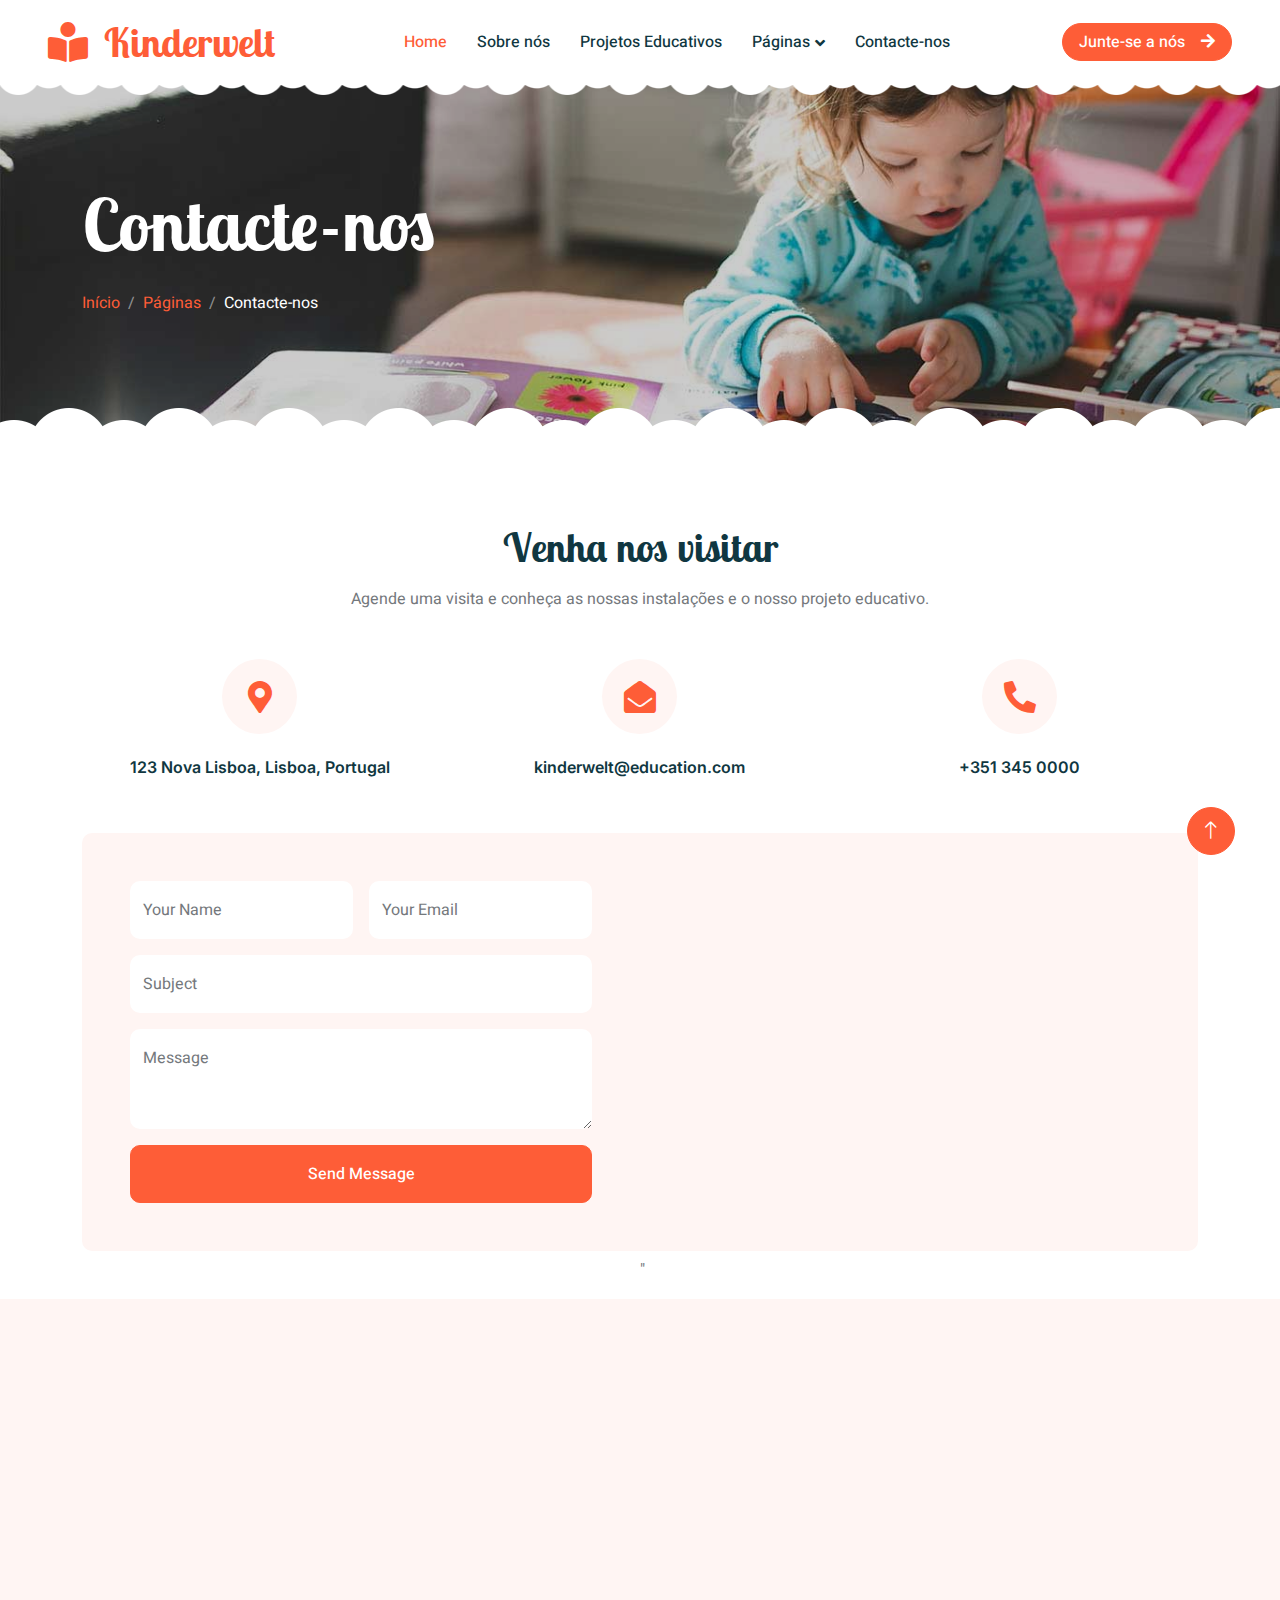
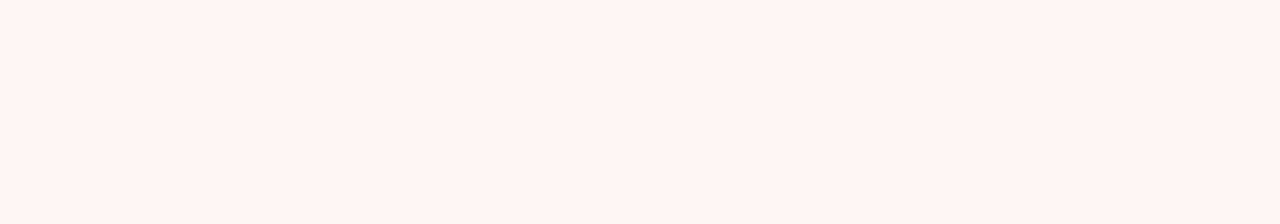
<file: contact.html>
<!DOCTYPE html>
<html lang="en">

<head>
    <meta charset="utf-8">
    <title>kinderwelt - Educação Pré Escolar</title>
    <meta content="width=device-width, initial-scale=1.0" name="viewport">
    <meta content="" name="keywords">
    <meta content="" name="description">

    <!-- Favicon -->
    <link href="img/favicon.ico" rel="icon">

    <!-- Google Web Fonts -->
    <link rel="preconnect" href="https://fonts.googleapis.com">
    <link rel="preconnect" href="https://fonts.gstatic.com" crossorigin>
    <link href="https://fonts.googleapis.com/css2?family=Heebo:wght@400;500;600&family=Inter:wght@600&family=Lobster+Two:wght@700&display=swap" rel="stylesheet">
    
    <!-- Icon Font Stylesheet -->
    <link href="https://cdnjs.cloudflare.com/ajax/libs/font-awesome/5.10.0/css/all.min.css" rel="stylesheet">
    <link href="https://cdn.jsdelivr.net/npm/bootstrap-icons@1.4.1/font/bootstrap-icons.css" rel="stylesheet">

    <!-- Libraries Stylesheet -->
    <link href="lib/animate/animate.min.css" rel="stylesheet">
    <link href="lib/owlcarousel/assets/owl.carousel.min.css" rel="stylesheet">

    <!-- Customized Bootstrap Stylesheet -->
    <link href="css/bootstrap.min.css" rel="stylesheet">

    <!-- Template Stylesheet -->
    <link href="css/style.css" rel="stylesheet">
</head>

<body>
    <div class="container-xxl bg-white p-0">
        <!-- Spinner Start -->
        <div id="spinner" class="show bg-white position-fixed translate-middle w-100 vh-100 top-50 start-50 d-flex align-items-center justify-content-center">
            <div class="spinner-border text-primary" style="width: 3rem; height: 3rem;" role="status">
                <span class="sr-only">Loading...</span>
            </div>
        </div>
        <!-- Spinner End -->


        <!-- Navbar Start -->
        <nav class="navbar navbar-expand-lg bg-white navbar-light sticky-top px-4 px-lg-5 py-lg-0">
            <a href="index.html" class="navbar-brand">
                <h1 class="m-0 text-primary"><i class="fa fa-book-reader me-3"></i>Kinderwelt</h1>
            </a>
            <button type="button" class="navbar-toggler" data-bs-toggle="collapse" data-bs-target="#navbarCollapse">
                <span class="navbar-toggler-icon"></span>
            </button>
            <div class="collapse navbar-collapse" id="navbarCollapse">
                <div class="navbar-nav mx-auto">
                    <a href="index.html" class="nav-item nav-link active">Home</a>
                    <a href="about.html" class="nav-item nav-link">Sobre nós</a>
                    <a href="classes.html" class="nav-item nav-link">Projetos Educativos</a>
                    <div class="nav-item dropdown">
                        <a href="#" class="nav-link dropdown-toggle" data-bs-toggle="dropdown">Páginas</a>
                        <div class="dropdown-menu rounded-0 rounded-bottom border-0 shadow-sm m-0">
                            <a href="facility.html" class="dropdown-item">Instalações Escolares</a>
                            <a href="team.html" class="dropdown-item">Equipa de Professores</a>
                            <a href="call-to-action.html" class="dropdown-item">Junte-se a nós</a>
                            <a href="appointment.html" class="dropdown-item">Agende uma visita</a>
                            <a href="testimonial.html" class="dropdown-item">Depoimentos</a>
    
                        </div>
                    </div>
                    <a href="contact.html" class="nav-item nav-link">Contacte-nos</a>
                </div>
                <a href="" class="btn btn-primary rounded-pill px-3 d-none d-lg-block">Junte-se a nós<i class="fa fa-arrow-right ms-3"></i></a>
            </div>
        </nav>
        <!-- Navbar End -->


        <!-- Page Header End -->
        <div class="container-xxl py-5 page-header position-relative mb-5">
            <div class="container py-5">
                <h1 class="display-2 text-white animated slideInDown mb-4">Contacte-nos</h1>
                <nav aria-label="breadcrumb animated slideInDown">
                    <ol class="breadcrumb">
                        <li class="breadcrumb-item"><a href="#">Início</a></li>
                        <li class="breadcrumb-item"><a href="#">Páginas</a></li>
                        <li class="breadcrumb-item text-white active" aria-current="page">Contacte-nos</li>
                    </ol>
                </nav>
            </div>
        </div>
        <!-- Page Header End -->


        <!-- Contact Start -->
        <div class="container-xxl py-5">
            <div class="container">
                <div class="text-center mx-auto mb-5 wow fadeInUp" data-wow-delay="0.1s" style="max-width: 600px;">
                    <h1 class="mb-3">Venha nos visitar</h1>
                    <p>Agende uma visita e conheça as nossas instalações e o nosso projeto educativo.</p>
                </div>
                <div class="row g-4 mb-5">
                    <div class="col-md-6 col-lg-4 text-center wow fadeInUp" data-wow-delay="0.1s">
                        <div class="bg-light rounded-circle d-inline-flex align-items-center justify-content-center mb-4" style="width: 75px; height: 75px;">
                            <i class="fa fa-map-marker-alt fa-2x text-primary"></i>
                        </div>
                        <h6>123 Nova Lisboa, Lisboa, Portugal</h6>
                    </div>
                    <div class="col-md-6 col-lg-4 text-center wow fadeInUp" data-wow-delay="0.3s">
                        <div class="bg-light rounded-circle d-inline-flex align-items-center justify-content-center mb-4" style="width: 75px; height: 75px;">
                            <i class="fa fa-envelope-open fa-2x text-primary"></i>
                        </div>
                        <h6>kinderwelt@education.com</h6>
                    </div>
                    <div class="col-md-6 col-lg-4 text-center wow fadeInUp" data-wow-delay="0.5s">
                        <div class="bg-light rounded-circle d-inline-flex align-items-center justify-content-center mb-4" style="width: 75px; height: 75px;">
                            <i class="fa fa-phone-alt fa-2x text-primary"></i>
                        </div>
                        <h6>+351 345 0000</h6>
                    </div>
                </div>
                <div class="bg-light rounded">
                    <div class="row g-0">
                        <div class="col-lg-6 wow fadeIn" data-wow-delay="0.1s">
                            <div class="h-100 d-flex flex-column justify-content-center p-5">
                                
                                <form>
                                    <div class="row g-3">
                                        <div class="col-sm-6">
                                            <div class="form-floating">
                                                <input type="text" class="form-control border-0" id="name" placeholder="Your Name">
                                                <label for="name">Your Name</label>
                                            </div>
                                        </div>
                                        <div class="col-sm-6">
                                            <div class="form-floating">
                                                <input type="email" class="form-control border-0" id="email" placeholder="Your Email">
                                                <label for="email">Your Email</label>
                                            </div>
                                        </div>
                                        <div class="col-12">
                                            <div class="form-floating">
                                                <input type="text" class="form-control border-0" id="subject" placeholder="Subject">
                                                <label for="subject">Subject</label>
                                            </div>
                                        </div>
                                        <div class="col-12">
                                            <div class="form-floating">
                                                <textarea class="form-control border-0" placeholder="Leave a message here" id="message" style="height: 100px"></textarea>
                                                <label for="message">Message</label>
                                            </div>
                                        </div>
                                        <div class="col-12">
                                            <button class="btn btn-primary w-100 py-3" type="submit">Send Message</button>
                                        </div>
                                    </div>
                                </form>
                            </div>
                        </div>
                        <div class="col-lg-6 wow fadeIn" data-wow-delay="0.5s" style="min-height: 400px;">
                            <!-<div class="position-relative h-100">
                                <iframe class="position-relative rounded w-100 h-100"
                                <iframe src="https://www.google.com/maps/embed?pb=!1m18!1m12!1m3!1d3041.1542406387375!2d-9.218557588599742!3d38.691583671650996!2m3!1f0!2f0!3f0!3m2!1i1024!2i768!4f13.1!3m3!1m2!1s0xd1ecb42c3c29c4b%3A0x3002dcadcf52513f!2sTorre%20de%20Bel%C3%A9m!5e1!3m2!1spt-PT!2spt!4v1730716351479!5m2!1spt-PT!2spt" width="600" height="450" style="border:0;" allowfullscreen="" loading="lazy" referrerpolicy="no-referrer-when-downgrade"></iframe>" </iframe>
                            </div>
                        </div>
                    </div>
                </div>
            </div>
        </div>
        <!-- Contact End -->


        <!-- Footer Start -->
        <div class="container-fluid bg-dark text-white-50 footer pt-5 mt-5 wow fadeIn" data-wow-delay="0.1s">
            <div class="container py-5">
                <div class="row g-5">
                    <div class="col-lg-3 col-md-6">
                        <h3 class="text-white mb-4">Entre em contacto</h3>
                        <p class="mb-2"><i class="fa fa-map-marker-alt me-3"></i>123 Nova Lisboa, Lisboa, Portugal</p>
                        <p class="mb-2"><i class="fa fa-phone-alt me-3"></i>+351 345 00000</p>
                        <p class="mb-2"><i class="fa fa-envelope me-3"></i>kinderwelt@education.com</p>
                        <div class="d-flex pt-2">
                            <a class="btn btn-outline-light btn-social" href=""><i class="fab fa-twitter"></i></a>
                            <a class="btn btn-outline-light btn-social" href=""><i class="fab fa-facebook-f"></i></a>
                            <a class="btn btn-outline-light btn-social" href=""><i class="fab fa-youtube"></i></a>
                            <a class="btn btn-outline-light btn-social" href=""><i class="fab fa-linkedin-in"></i></a>
                        </div>
                    </div>
                    <div class="col-lg-3 col-md-6">
                        <h3 class="text-white mb-4">Links rápidos</h3>
                        <a class="btn btn-link text-white-50" href="">Sobre nós</a>
                        <a class="btn btn-link text-white-50" href="">Contacte-nos</a>
                        <a class="btn btn-link text-white-50" href="">Nossos Serviços</a>
                        <a class="btn btn-link text-white-50" href="">Política de Privacidade</a>
                        <a class="btn btn-link text-white-50" href="">Termos & Condições</a>
                    </div>
                    <div class="col-lg-3 col-md-6">
                        <h3 class="text-white mb-4">Galeria de Fotos</h3>
                        <div class="row g-2 pt-2">
                            <div class="col-4">
                                <img class="img-fluid rounded bg-light p-1" src="img/artes.jpg" alt="">
                            </div>
                            <div class="col-4">
                                <img class="img-fluid rounded bg-light p-1" src="img/fut.jpg" alt="">
                            </div>
                            <div class="col-4">
                                <img class="img-fluid rounded bg-light p-1" src="img/classes-3.jpg" alt="">
                            </div>
                            <div class="col-4">
                                <img class="img-fluid rounded bg-light p-1" src="img/classes-4.jpg" alt="">
                            </div>
                            <div class="col-4">
                                <img class="img-fluid rounded bg-light p-1" src="img/logic.jpg" alt="">
                            </div>
                            <div class="col-4">
                                <img class="img-fluid rounded bg-light p-1" src="img/musica.jpg" alt="">
                            </div>
                        </div>
                    </div>
                    <div class="col-lg-3 col-md-6">
                        <h3 class="text-white mb-4">Newsletter</h3>
                        <p>Receba as últimas notícias e atualizações diretamente em sua caixa de entrada.</p>
                        <div class="position-relative mx-auto" style="max-width: 400px;">
                            <input class="form-control bg-transparent w-100 py-3 ps-4 pe-5" type="text" placeholder="Your email">
                            <button type="button" class="btn btn-primary py-2 position-absolute top-0 end-0 mt-2 me-2">Inscrever-se</button>
                        </div>
                    </div>
                </div>
            </div>
            <div class="container">
                <div class="copyright">
                    <div class="row">
                        <div class="col-md-6 text-center text-md-start mb-3 mb-md-0">
                            &copy; <a class="border-bottom" href="#">Kinderwelt</a>, All Right Reserved.
							
							
							Designed By <a class="border-bottom" href="https://htmlcodex.com">HTML Codex</a>
                        </div>
                        <div class="col-md-6 text-center text-md-end">
                            <div class="footer-menu">
                                <a href="">Home</a>
                                <a href="">Cookies</a>
                                <a href="">Help</a>
                                <a href="">FQAs</a>
                            </div>
                        </div>
                    </div>
                </div>
            </div>
        </div>
        <!-- Footer End -->


        <!-- Back to Top -->
        <a href="#" class="btn btn-lg btn-primary btn-lg-square back-to-top"><i class="bi bi-arrow-up"></i></a>
    </div>

    <!-- JavaScript Libraries -->
    <script src="https://code.jquery.com/jquery-3.4.1.min.js"></script>
    <script src="https://cdn.jsdelivr.net/npm/bootstrap@5.0.0/dist/js/bootstrap.bundle.min.js"></script>
    <script src="lib/wow/wow.min.js"></script>
    <script src="lib/easing/easing.min.js"></script>
    <script src="lib/waypoints/waypoints.min.js"></script>
    <script src="lib/owlcarousel/owl.carousel.min.js"></script>

    <!-- Template Javascript -->
    <script src="js/main.js"></script>
</body>

</html>
</file>
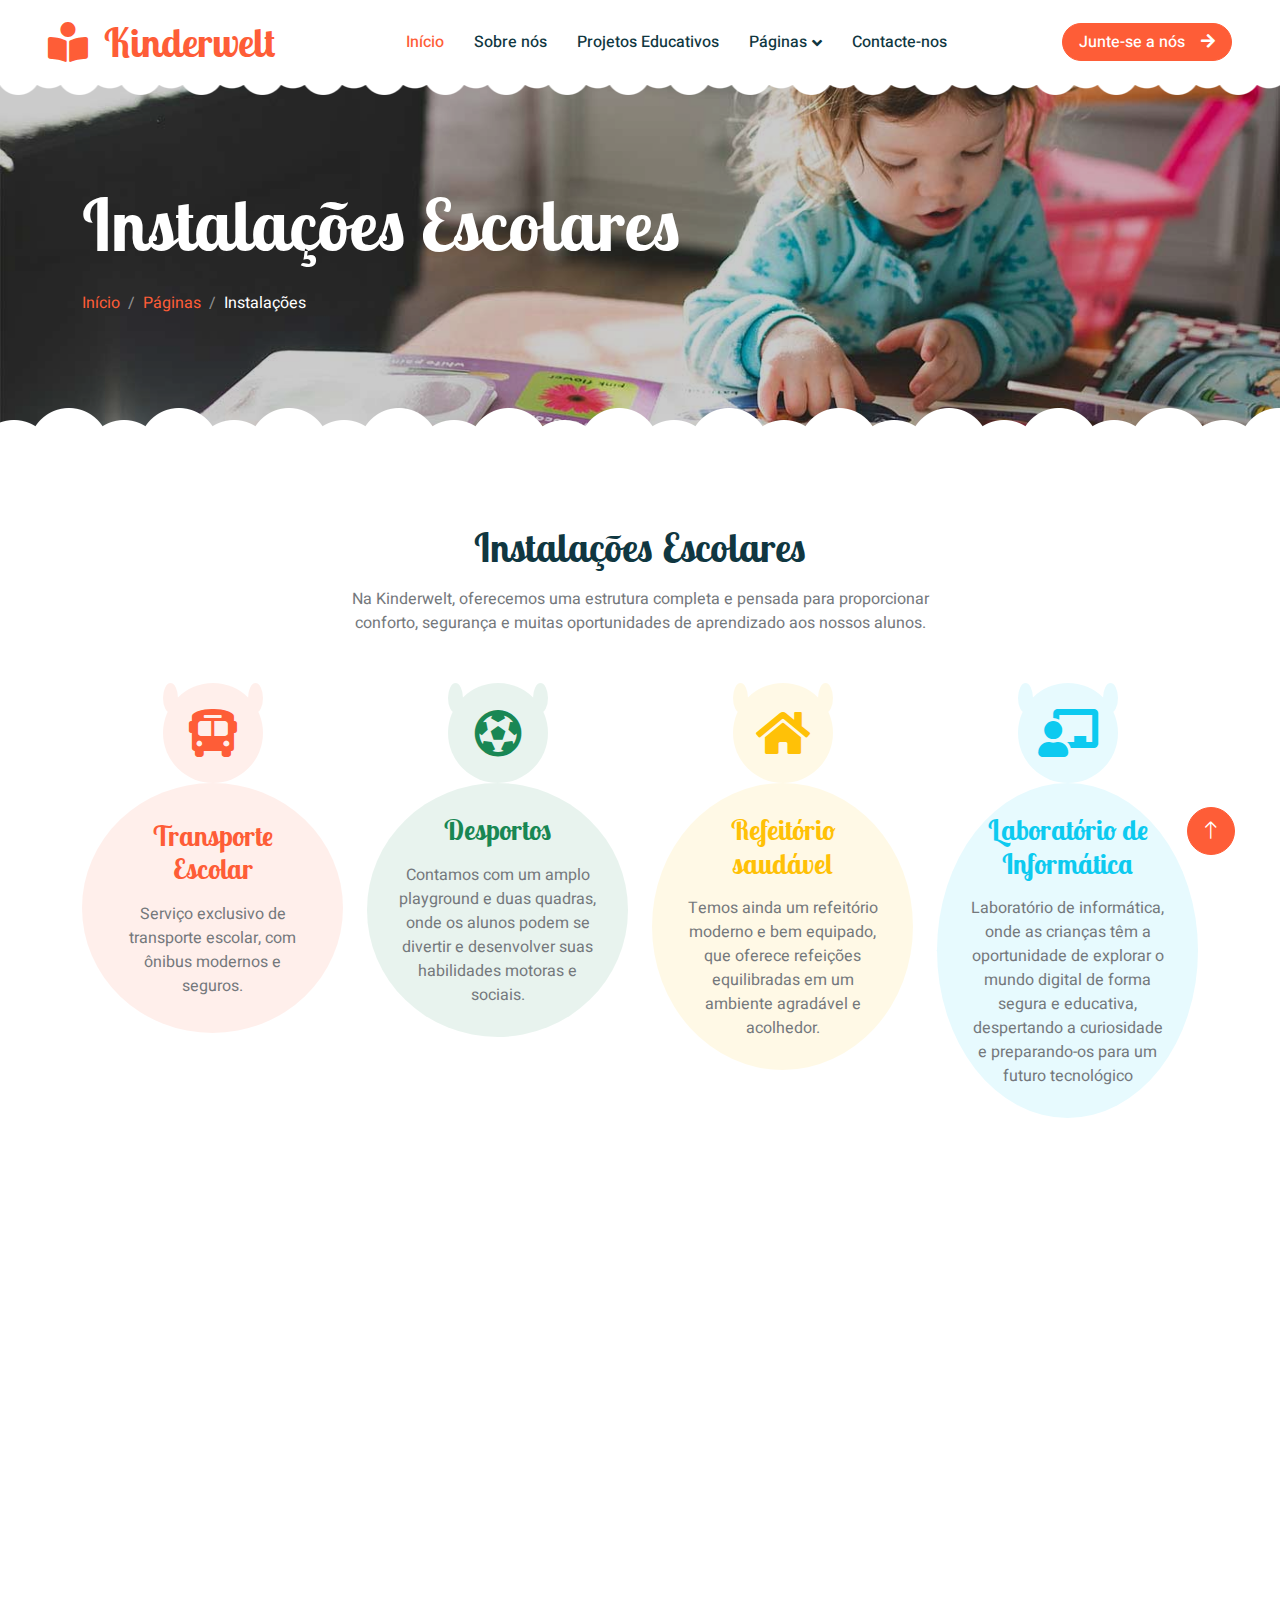
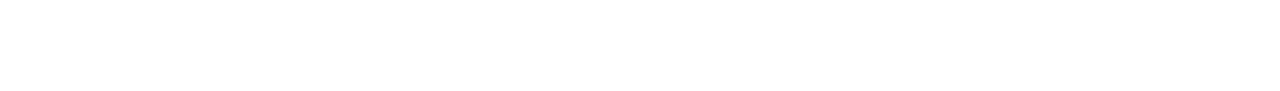
<file: facility.html>
<!DOCTYPE html>
<html lang="en">

<head>
    <meta charset="utf-8">
    <title>kinderwelt - Educação Pré Escolar</title>
    <meta content="width=device-width, initial-scale=1.0" name="viewport">
    <meta content="" name="keywords">
    <meta content="" name="description">

    <!-- Favicon -->
    <link href="img/favicon.ico" rel="icon">

    <!-- Google Web Fonts -->
    <link rel="preconnect" href="https://fonts.googleapis.com">
    <link rel="preconnect" href="https://fonts.gstatic.com" crossorigin>
    <link href="https://fonts.googleapis.com/css2?family=Heebo:wght@400;500;600&family=Inter:wght@600&family=Lobster+Two:wght@700&display=swap" rel="stylesheet">
    
    <!-- Icon Font Stylesheet -->
    <link href="https://cdnjs.cloudflare.com/ajax/libs/font-awesome/5.10.0/css/all.min.css" rel="stylesheet">
    <link href="https://cdn.jsdelivr.net/npm/bootstrap-icons@1.4.1/font/bootstrap-icons.css" rel="stylesheet">

    <!-- Libraries Stylesheet -->
    <link href="lib/animate/animate.min.css" rel="stylesheet">
    <link href="lib/owlcarousel/assets/owl.carousel.min.css" rel="stylesheet">

    <!-- Customized Bootstrap Stylesheet -->
    <link href="css/bootstrap.min.css" rel="stylesheet">

    <!-- Template Stylesheet -->
    <link href="css/style.css" rel="stylesheet">
</head>

<body>
    <div class="container-xxl bg-white p-0">
        <!-- Spinner Start -->
        <div id="spinner" class="show bg-white position-fixed translate-middle w-100 vh-100 top-50 start-50 d-flex align-items-center justify-content-center">
            <div class="spinner-border text-primary" style="width: 3rem; height: 3rem;" role="status">
                <span class="sr-only">Loading...</span>
            </div>
        </div>
        <!-- Spinner End -->


        <!-- Navbar Start -->
        <nav class="navbar navbar-expand-lg bg-white navbar-light sticky-top px-4 px-lg-5 py-lg-0">
            <a href="index.html" class="navbar-brand">
                <h1 class="m-0 text-primary"><i class="fa fa-book-reader me-3"></i>Kinderwelt</h1>
            </a>
            <button type="button" class="navbar-toggler" data-bs-toggle="collapse" data-bs-target="#navbarCollapse">
                <span class="navbar-toggler-icon"></span>
            </button>
            <div class="collapse navbar-collapse" id="navbarCollapse">
                <div class="navbar-nav mx-auto">
                    <a href="index.html" class="nav-item nav-link active">Início</a>
                    <a href="about.html" class="nav-item nav-link">Sobre nós</a>
                    <a href="classes.html" class="nav-item nav-link">Projetos Educativos</a>
                    <div class="nav-item dropdown">
                        <a href="#" class="nav-link dropdown-toggle" data-bs-toggle="dropdown">Páginas</a>
                        <div class="dropdown-menu rounded-0 rounded-bottom border-0 shadow-sm m-0">
                            <a href="facility.html" class="dropdown-item">Instalações Escolares</a>
                            <a href="team.html" class="dropdown-item">Equipa de Professores</a>
                            <a href="call-to-action.html" class="dropdown-item">Junte-se a nós</a>
                            <a href="appointment.html" class="dropdown-item">Agende uma visita</a>
                            <a href="testimonial.html" class="dropdown-item">Depoimentos</a>
    
                        </div>
                    </div>
                    <a href="contact.html" class="nav-item nav-link">Contacte-nos</a>
                </div>
                <a href="" class="btn btn-primary rounded-pill px-3 d-none d-lg-block">Junte-se a nós<i class="fa fa-arrow-right ms-3"></i></a>
            </div>
        </nav>
        <!-- Navbar End -->


        <!-- Page Header Start -->
        <div class="container-xxl py-5 page-header position-relative mb-5">
            <div class="container py-5">
                <h1 class="display-2 text-white animated slideInDown mb-4">Instalações Escolares</h1>
                <nav aria-label="breadcrumb animated slideInDown">
                    <ol class="breadcrumb">
                        <li class="breadcrumb-item"><a href="#">Início</a></li>
                        <li class="breadcrumb-item"><a href="#">Páginas</a></li>
                        <li class="breadcrumb-item text-white active" aria-current="page">Instalações</li>
                    </ol>
                </nav>
            </div>
        </div>
        <!-- Page Header End -->


        <!-- Facilities Start -->
        <div class="container-xxl py-5">
            <div class="container">
                <div class="text-center mx-auto mb-5 wow fadeInUp" data-wow-delay="0.1s" style="max-width: 600px;">
                    <h1 class="mb-3">Instalações Escolares</h1>
                    <p>Na Kinderwelt, oferecemos uma estrutura completa e pensada para proporcionar conforto, segurança e muitas oportunidades de aprendizado aos nossos alunos.</p>
                </div>
                <div class="row g-4">
                    <div class="col-lg-3 col-sm-6 wow fadeInUp" data-wow-delay="0.1s">
                        <div class="facility-item">
                            <div class="facility-icon bg-primary">
                                <span class="bg-primary"></span>
                                <i class="fa fa-bus-alt fa-3x text-primary"></i>
                                <span class="bg-primary"></span>
                            </div>
                            <div class="facility-text bg-primary">
                                <h3 class="text-primary mb-3">Transporte Escolar</h3>
                                <p class="mb-0"> Serviço exclusivo de transporte escolar, com ônibus modernos e seguros.</p>
                            </div>
                        </div>
                    </div>
                    <div class="col-lg-3 col-sm-6 wow fadeInUp" data-wow-delay="0.3s">
                        <div class="facility-item">
                            <div class="facility-icon bg-success">
                                <span class="bg-success"></span>
                                <i class="fa fa-futbol fa-3x text-success"></i>
                                <span class="bg-success"></span>
                            </div>
                            <div class="facility-text bg-success">
                                <h3 class="text-success mb-3">Desportos</h3>
                                <p class="mb-0">Contamos com um amplo playground e duas quadras, onde os alunos podem se divertir e desenvolver suas habilidades motoras e sociais.</p>
                            </div>
                        </div>
                    </div>
                    <div class="col-lg-3 col-sm-6 wow fadeInUp" data-wow-delay="0.5s">
                        <div class="facility-item">
                            <div class="facility-icon bg-warning">
                                <span class="bg-warning"></span>
                                <i class="fa fa-home fa-3x text-warning"></i>
                                <span class="bg-warning"></span>
                            </div>
                            <div class="facility-text bg-warning">
                                <h3 class="text-warning mb-3">Refeitório saudável</h3>
                                <p class="mb-0">Temos ainda um refeitório moderno e bem equipado, que oferece refeições equilibradas em um ambiente agradável e acolhedor.</p>
                            </div>
                        </div>
                    </div>
                    <div class="col-lg-3 col-sm-6 wow fadeInUp" data-wow-delay="0.7s">
                        <div class="facility-item">
                            <div class="facility-icon bg-info">
                                <span class="bg-info"></span>
                                <i class="fa fa-chalkboard-teacher fa-3x text-info"></i>
                                <span class="bg-info"></span>
                            </div>
                            <div class="facility-text bg-info">
                                <h3 class="text-info mb-3">Laboratório de Informática</h3>
                                <p class="mb-0">Laboratório de informática, onde as crianças têm a oportunidade de explorar o mundo digital de forma segura e educativa, despertando a curiosidade e preparando-os para um futuro tecnológico</p>
                            </div>
                        </div>
                    </div>
                </div>
            </div>
        </div>
        <!-- Facilities End -->


        <!-- Footer Start -->
        <div class="container-fluid bg-dark text-white-50 footer pt-5 mt-5 wow fadeIn" data-wow-delay="0.1s">
            <div class="container py-5">
                <div class="row g-5">
                    <div class="col-lg-3 col-md-6">
                        <h3 class="text-white mb-4">Entre em contacto</h3>
                        <p class="mb-2"><i class="fa fa-map-marker-alt me-3"></i>123 Nova Lisboa, Lisboa, Portugal</p>
                        <p class="mb-2"><i class="fa fa-phone-alt me-3"></i>+351 345 00000</p>
                        <p class="mb-2"><i class="fa fa-envelope me-3"></i>kinderwelt@education.com</p>
                        <div class="d-flex pt-2">
                            <a class="btn btn-outline-light btn-social" href=""><i class="fab fa-twitter"></i></a>
                            <a class="btn btn-outline-light btn-social" href=""><i class="fab fa-facebook-f"></i></a>
                            <a class="btn btn-outline-light btn-social" href=""><i class="fab fa-youtube"></i></a>
                            <a class="btn btn-outline-light btn-social" href=""><i class="fab fa-linkedin-in"></i></a>
                        </div>
                    </div>
                    <div class="col-lg-3 col-md-6">
                        <h3 class="text-white mb-4">Links rápidos</h3>
                        <a class="btn btn-link text-white-50" href="">Sobre nós</a>
                        <a class="btn btn-link text-white-50" href="">Contacte-nos</a>
                        <a class="btn btn-link text-white-50" href="">Nossos Serviços</a>
                        <a class="btn btn-link text-white-50" href="">Política de Privacidade</a>
                        <a class="btn btn-link text-white-50" href="">Termos & Condições</a>
                    </div>
                    <div class="col-lg-3 col-md-6">
                        <h3 class="text-white mb-4">Galeria de Fotos</h3>
                        <div class="row g-2 pt-2">
                            <div class="col-4">
                                <img class="img-fluid rounded bg-light p-1" src="img/artes.jpg" alt="">
                            </div>
                            <div class="col-4">
                                <img class="img-fluid rounded bg-light p-1" src="img/fut.jpg" alt="">
                            </div>
                            <div class="col-4">
                                <img class="img-fluid rounded bg-light p-1" src="img/classes-3.jpg" alt="">
                            </div>
                            <div class="col-4">
                                <img class="img-fluid rounded bg-light p-1" src="img/classes-4.jpg" alt="">
                            </div>
                            <div class="col-4">
                                <img class="img-fluid rounded bg-light p-1" src="img/logic.jpg" alt="">
                            </div>
                            <div class="col-4">
                                <img class="img-fluid rounded bg-light p-1" src="img/musica.jpg" alt="">
                            </div>
                        </div>
                    </div>
                    <div class="col-lg-3 col-md-6">
                        <h3 class="text-white mb-4">Newsletter</h3>
                        <p>Receba as últimas notícias e atualizações diretamente em sua caixa de entrada.</p>
                        <div class="position-relative mx-auto" style="max-width: 400px;">
                            <input class="form-control bg-transparent w-100 py-3 ps-4 pe-5" type="text" placeholder="Your email">
                            <button type="button" class="btn btn-primary py-2 position-absolute top-0 end-0 mt-2 me-2">Inscrever-se</button>
                        </div>
                    </div>
                </div>
            </div>
            <div class="container">
                <div class="copyright">
                    <div class="row">
                        <div class="col-md-6 text-center text-md-start mb-3 mb-md-0">
                            &copy; <a class="border-bottom" href="#">Kinderwelt</a>, All Right Reserved. 
							
							
							Designed By <a class="border-bottom" href="https://htmlcodex.com">HTML Codex</a>
                        </div>
                        <div class="col-md-6 text-center text-md-end">
                            <div class="footer-menu">
                                <a href="">Home</a>
                                <a href="">Cookies</a>
                                <a href="">Help</a>
                                <a href="">FQAs</a>
                            </div>
                        </div>
                    </div>
                </div>
            </div>
        </div>
        <!-- Footer End -->


        <!-- Back to Top -->
        <a href="#" class="btn btn-lg btn-primary btn-lg-square back-to-top"><i class="bi bi-arrow-up"></i></a>
    </div>

    <!-- JavaScript Libraries -->
    <script src="https://code.jquery.com/jquery-3.4.1.min.js"></script>
    <script src="https://cdn.jsdelivr.net/npm/bootstrap@5.0.0/dist/js/bootstrap.bundle.min.js"></script>
    <script src="lib/wow/wow.min.js"></script>
    <script src="lib/easing/easing.min.js"></script>
    <script src="lib/waypoints/waypoints.min.js"></script>
    <script src="lib/owlcarousel/owl.carousel.min.js"></script>

    <!-- Template Javascript -->
    <script src="js/main.js"></script>
</body>

</html>
</file>
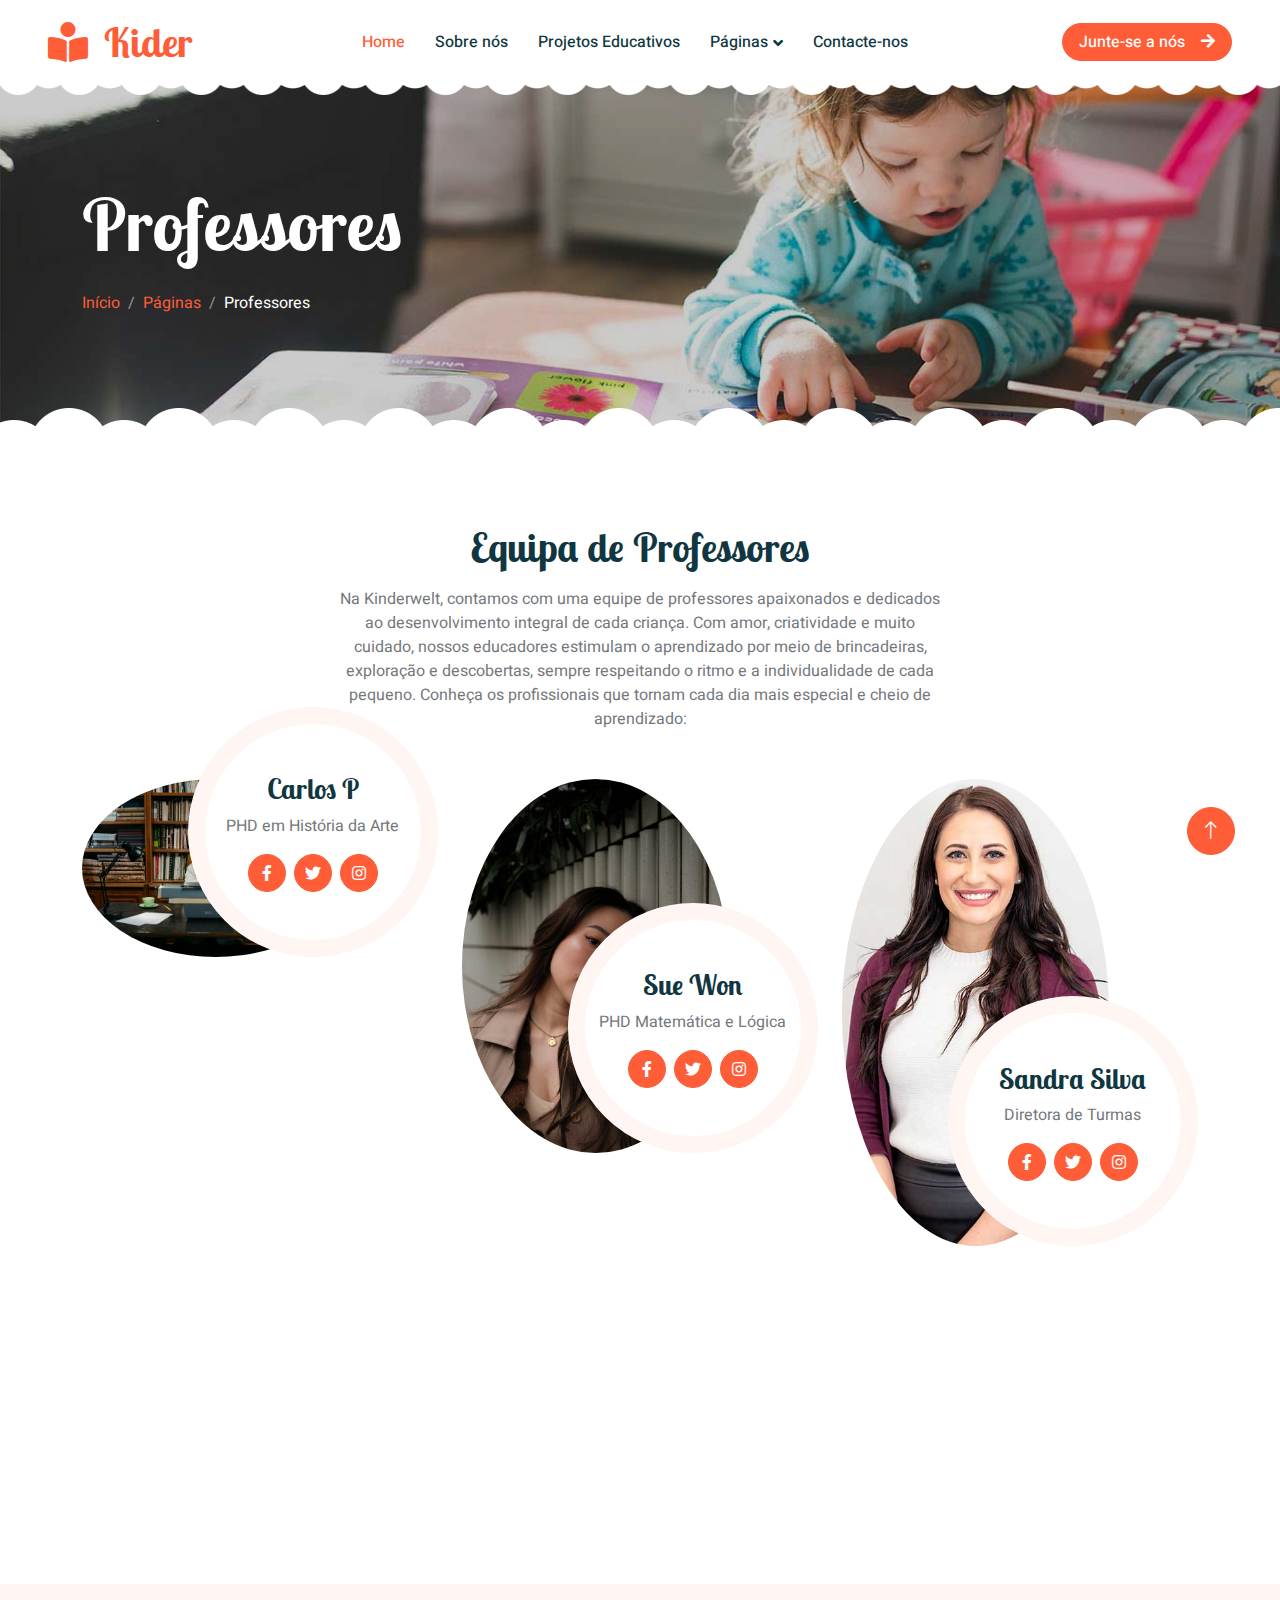
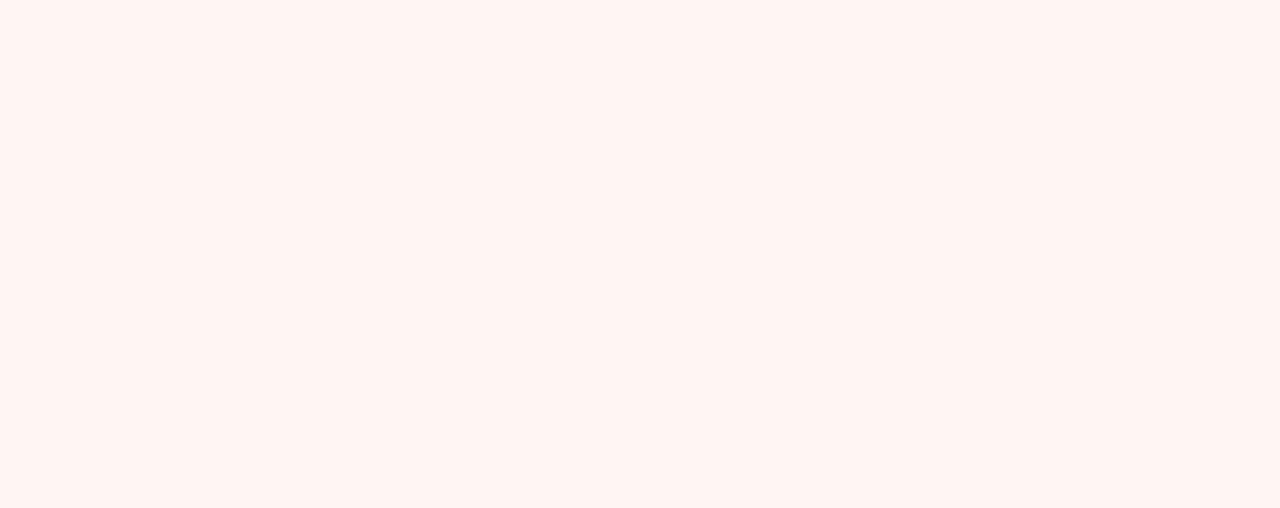
<file: team.html>
<!DOCTYPE html>
<html lang="en">

<head>
    <meta charset="utf-8">
    <title>kinderwelt - Educação Pré Escolar</title>
    <meta content="width=device-width, initial-scale=1.0" name="viewport">
    <meta content="" name="keywords">
    <meta content="" name="description">

    <!-- Favicon -->
    <link href="img/favicon.ico" rel="icon">

    <!-- Google Web Fonts -->
    <link rel="preconnect" href="https://fonts.googleapis.com">
    <link rel="preconnect" href="https://fonts.gstatic.com" crossorigin>
    <link href="https://fonts.googleapis.com/css2?family=Heebo:wght@400;500;600&family=Inter:wght@600&family=Lobster+Two:wght@700&display=swap" rel="stylesheet">
    
    <!-- Icon Font Stylesheet -->
    <link href="https://cdnjs.cloudflare.com/ajax/libs/font-awesome/5.10.0/css/all.min.css" rel="stylesheet">
    <link href="https://cdn.jsdelivr.net/npm/bootstrap-icons@1.4.1/font/bootstrap-icons.css" rel="stylesheet">

    <!-- Libraries Stylesheet -->
    <link href="lib/animate/animate.min.css" rel="stylesheet">
    <link href="lib/owlcarousel/assets/owl.carousel.min.css" rel="stylesheet">

    <!-- Customized Bootstrap Stylesheet -->
    <link href="css/bootstrap.min.css" rel="stylesheet">

    <!-- Template Stylesheet -->
    <link href="css/style.css" rel="stylesheet">
</head>

<body>
    <div class="container-xxl bg-white p-0">
        <!-- Spinner Start -->
        <div id="spinner" class="show bg-white position-fixed translate-middle w-100 vh-100 top-50 start-50 d-flex align-items-center justify-content-center">
            <div class="spinner-border text-primary" style="width: 3rem; height: 3rem;" role="status">
                <span class="sr-only">Loading...</span>
            </div>
        </div>
        <!-- Spinner End -->


        <!-- Navbar Start -->
        <nav class="navbar navbar-expand-lg bg-white navbar-light sticky-top px-4 px-lg-5 py-lg-0">
            <a href="index.html" class="navbar-brand">
                <h1 class="m-0 text-primary"><i class="fa fa-book-reader me-3"></i>Kider</h1>
            </a>
            <button type="button" class="navbar-toggler" data-bs-toggle="collapse" data-bs-target="#navbarCollapse">
                <span class="navbar-toggler-icon"></span>
            </button>
            <div class="collapse navbar-collapse" id="navbarCollapse">
                <div class="navbar-nav mx-auto">
                    <a href="index.html" class="nav-item nav-link active">Home</a>
                    <a href="about.html" class="nav-item nav-link">Sobre nós</a>
                    <a href="classes.html" class="nav-item nav-link">Projetos Educativos</a>
                    <div class="nav-item dropdown">
                        <a href="#" class="nav-link dropdown-toggle" data-bs-toggle="dropdown">Páginas</a>
                        <div class="dropdown-menu rounded-0 rounded-bottom border-0 shadow-sm m-0">
                            <a href="facility.html" class="dropdown-item">Instalações Escolares</a>
                            <a href="team.html" class="dropdown-item">Equipa de Professores</a>
                            <a href="call-to-action.html" class="dropdown-item">Junte-se a nós</a>
                            <a href="appointment.html" class="dropdown-item">Agende uma visita</a>
                            <a href="testimonial.html" class="dropdown-item">Depoimentos</a>
    
                        </div>
                    </div>
                    <a href="contact.html" class="nav-item nav-link">Contacte-nos</a>
                </div>
                <a href="" class="btn btn-primary rounded-pill px-3 d-none d-lg-block">Junte-se a nós<i class="fa fa-arrow-right ms-3"></i></a>
            </div>
        </nav>
        <!-- Navbar End -->


        <!-- Page Header End -->
        <div class="container-xxl py-5 page-header position-relative mb-5">
            <div class="container py-5">
                <h1 class="display-2 text-white animated slideInDown mb-4">Professores</h1>
                <nav aria-label="breadcrumb animated slideInDown">
                    <ol class="breadcrumb">
                        <li class="breadcrumb-item"><a href="#">Início</a></li>
                        <li class="breadcrumb-item"><a href="#">Páginas</a></li>
                        <li class="breadcrumb-item text-white active" aria-current="page">Professores
                </nav>
            </div>
        </div>
        <!-- Page Header End -->


        <!-- Team Start -->
        <div class="container-xxl py-5">
            <div class="container">
                <div class="text-center mx-auto mb-5 wow fadeInUp" data-wow-delay="0.1s" style="max-width: 600px;">
                    <h1 class="mb-3">Equipa de Professores</h1>
                    <p>Na Kinderwelt, contamos com uma equipe de professores apaixonados e dedicados ao desenvolvimento integral de cada criança. Com amor, criatividade e muito cuidado, nossos educadores estimulam o aprendizado por meio de brincadeiras, exploração e descobertas, sempre respeitando o ritmo e a individualidade de cada pequeno. Conheça os profissionais que tornam cada dia mais especial e cheio de aprendizado:</p>
                </div>
                <div class="row g-4">
                    <div class="col-lg-4 col-md-6 wow fadeInUp" data-wow-delay="0.1s">
                        <div class="team-item position-relative">
                            <img class="img-fluid rounded-circle w-75" src="img/teacherteatro.jpg" alt="">
                            <div class="team-text">
                                <h3>Carlos P</h3>
                                <p>PHD em História da Arte</p>
                                <div class="d-flex align-items-center">
                                    <a class="btn btn-square btn-primary mx-1" href=""><i class="fab fa-facebook-f"></i></a>
                                    <a class="btn btn-square btn-primary  mx-1" href=""><i class="fab fa-twitter"></i></a>
                                    <a class="btn btn-square btn-primary  mx-1" href=""><i class="fab fa-instagram"></i></a>
                                </div>
                            </div>
                        </div>
                    </div>
                    <div class="col-lg-4 col-md-6 wow fadeInUp" data-wow-delay="0.3s">
                        <div class="team-item position-relative">
                            <img class="img-fluid rounded-circle w-75" src="img/teacherlogic.jpg" alt="">
                            <div class="team-text">
                                <h3>Sue Won</h3>
                                <p>PHD Matemática e Lógica</p>
                                <div class="d-flex align-items-center">
                                    <a class="btn btn-square btn-primary mx-1" href=""><i class="fab fa-facebook-f"></i></a>
                                    <a class="btn btn-square btn-primary  mx-1" href=""><i class="fab fa-twitter"></i></a>
                                    <a class="btn btn-square btn-primary  mx-1" href=""><i class="fab fa-instagram"></i></a>
                                </div>
                            </div>
                        </div>
                    </div>
                    
                    <div class="col-lg-4 col-md-6 wow fadeInUp" data-wow-delay="0.1s">
                        <div class="team-item position-relative">
                            <img class="img-fluid rounded-circle w-75" src="img/team-1.jpg" alt="">
                            <div class="team-text">
                                <h3>Sandra Silva</h3>
                                <p>Diretora de Turmas</p>
                                <div class="d-flex align-items-center">
                                    <a class="btn btn-square btn-primary mx-1" href=""><i class="fab fa-facebook-f"></i></a>
                                    <a class="btn btn-square btn-primary  mx-1" href=""><i class="fab fa-twitter"></i></a>
                                    <a class="btn btn-square btn-primary  mx-1" href=""><i class="fab fa-instagram"></i></a>
                                </div>
                            </div>
                        </div>
                    </div>
                    
                            </div>
                        </div>
                    </div>
                    <div class="col-lg-4 col-md-6 wow fadeInUp" data-wow-delay="0.5s">
                        <div class="team-item position-relative">
                            <img class="img-fluid rounded-circle w-75" src="img/artsteacher.jpg" alt="">
                            <div class="team-text">
                                <h3>Maria Li</h3>
                                <p>Professora de Artes</p>
                                <div class="d-flex align-items-center">
                                    <a class="btn btn-square btn-primary mx-1" href=""><i class="fab fa-facebook-f"></i></a>
                                    <a class="btn btn-square btn-primary  mx-1" href=""><i class="fab fa-twitter"></i></a>
                                    <a class="btn btn-square btn-primary  mx-1" href=""><i class="fab fa-instagram"></i></a>
                                </div>
                            </div>
                        </div>
                    </div>
                </div>
            </div>
        </div>
        <!-- Team End -->


        <!-- Footer Start -->
        <div class="container-fluid bg-dark text-white-50 footer pt-5 mt-5 wow fadeIn" data-wow-delay="0.1s">
            <div class="container py-5">
                <div class="row g-5">
                    <div class="col-lg-3 col-md-6">
                        <h3 class="text-white mb-4">Entre em contacto</h3>
                        <p class="mb-2"><i class="fa fa-map-marker-alt me-3"></i>123 Nova Lisboa, Lisboa, Portugal</p>
                        <p class="mb-2"><i class="fa fa-phone-alt me-3"></i>+351 345 00000</p>
                        <p class="mb-2"><i class="fa fa-envelope me-3"></i>kinderwelt@education.com</p>
                        <div class="d-flex pt-2">
                            <a class="btn btn-outline-light btn-social" href=""><i class="fab fa-twitter"></i></a>
                            <a class="btn btn-outline-light btn-social" href=""><i class="fab fa-facebook-f"></i></a>
                            <a class="btn btn-outline-light btn-social" href=""><i class="fab fa-youtube"></i></a>
                            <a class="btn btn-outline-light btn-social" href=""><i class="fab fa-linkedin-in"></i></a>
                        </div>
                    </div>
                    <div class="col-lg-3 col-md-6">
                        <h3 class="text-white mb-4">Links rápidos</h3>
                        <a class="btn btn-link text-white-50" href="">Sobre nós</a>
                        <a class="btn btn-link text-white-50" href="">Contacte-nos</a>
                        <a class="btn btn-link text-white-50" href="">Nossos Serviços</a>
                        <a class="btn btn-link text-white-50" href="">Política de Privacidade</a>
                        <a class="btn btn-link text-white-50" href="">Termos & Condições</a>
                    </div>
                    <div class="col-lg-3 col-md-6">
                        <h3 class="text-white mb-4">Galeria de Fotos</h3>
                        <div class="row g-2 pt-2">
                            <div class="col-4">
                                <img class="img-fluid rounded bg-light p-1" src="img/artes.jpg" alt="">
                            </div>
                            <div class="col-4">
                                <img class="img-fluid rounded bg-light p-1" src="img/fut.jpg" alt="">
                            </div>
                            <div class="col-4">
                                <img class="img-fluid rounded bg-light p-1" src="img/classes-3.jpg" alt="">
                            </div>
                            <div class="col-4">
                                <img class="img-fluid rounded bg-light p-1" src="img/classes-4.jpg" alt="">
                            </div>
                            <div class="col-4">
                                <img class="img-fluid rounded bg-light p-1" src="img/logic.jpg" alt="">
                            </div>
                            <div class="col-4">
                                <img class="img-fluid rounded bg-light p-1" src="img/musica.jpg" alt="">
                            </div>
                        </div>
                    </div>
                    <div class="col-lg-3 col-md-6">
                        <h3 class="text-white mb-4">Newsletter</h3>
                        <p>Receba as últimas notícias e atualizações diretamente em sua caixa de entrada.</p>
                        <div class="position-relative mx-auto" style="max-width: 400px;">
                            <input class="form-control bg-transparent w-100 py-3 ps-4 pe-5" type="text" placeholder="Your email">
                            <button type="button" class="btn btn-primary py-2 position-absolute top-0 end-0 mt-2 me-2">Inscrever-se</button>
                        </div>
                    </div>
                </div>
            </div>
            <div class="container">
                <div class="copyright">
                    <div class="row">
                        <div class="col-md-6 text-center text-md-start mb-3 mb-md-0">
                            &copy; <a class="border-bottom" href="#">Kinderwelt</a>, All Right Reserved.
							
							
							Designed By <a class="border-bottom" href="https://htmlcodex.com">HTML Codex</a>
                        </div>
                        <div class="col-md-6 text-center text-md-end">
                            <div class="footer-menu">
                                <a href="">Home</a>
                                <a href="">Cookies</a>
                                <a href="">Help</a>
                                <a href="">FQAs</a>
                            </div>
                        </div>
                    </div>
                </div>
            </div>
        </div>
        <!-- Footer End -->


        <!-- Back to Top -->
        <a href="#" class="btn btn-lg btn-primary btn-lg-square back-to-top"><i class="bi bi-arrow-up"></i></a>
    </div>

    <!-- JavaScript Libraries -->
    <script src="https://code.jquery.com/jquery-3.4.1.min.js"></script>
    <script src="https://cdn.jsdelivr.net/npm/bootstrap@5.0.0/dist/js/bootstrap.bundle.min.js"></script>
    <script src="lib/wow/wow.min.js"></script>
    <script src="lib/easing/easing.min.js"></script>
    <script src="lib/waypoints/waypoints.min.js"></script>
    <script src="lib/owlcarousel/owl.carousel.min.js"></script>

    <!-- Template Javascript -->
    <script src="js/main.js"></script>
</body>

</html>
</file>
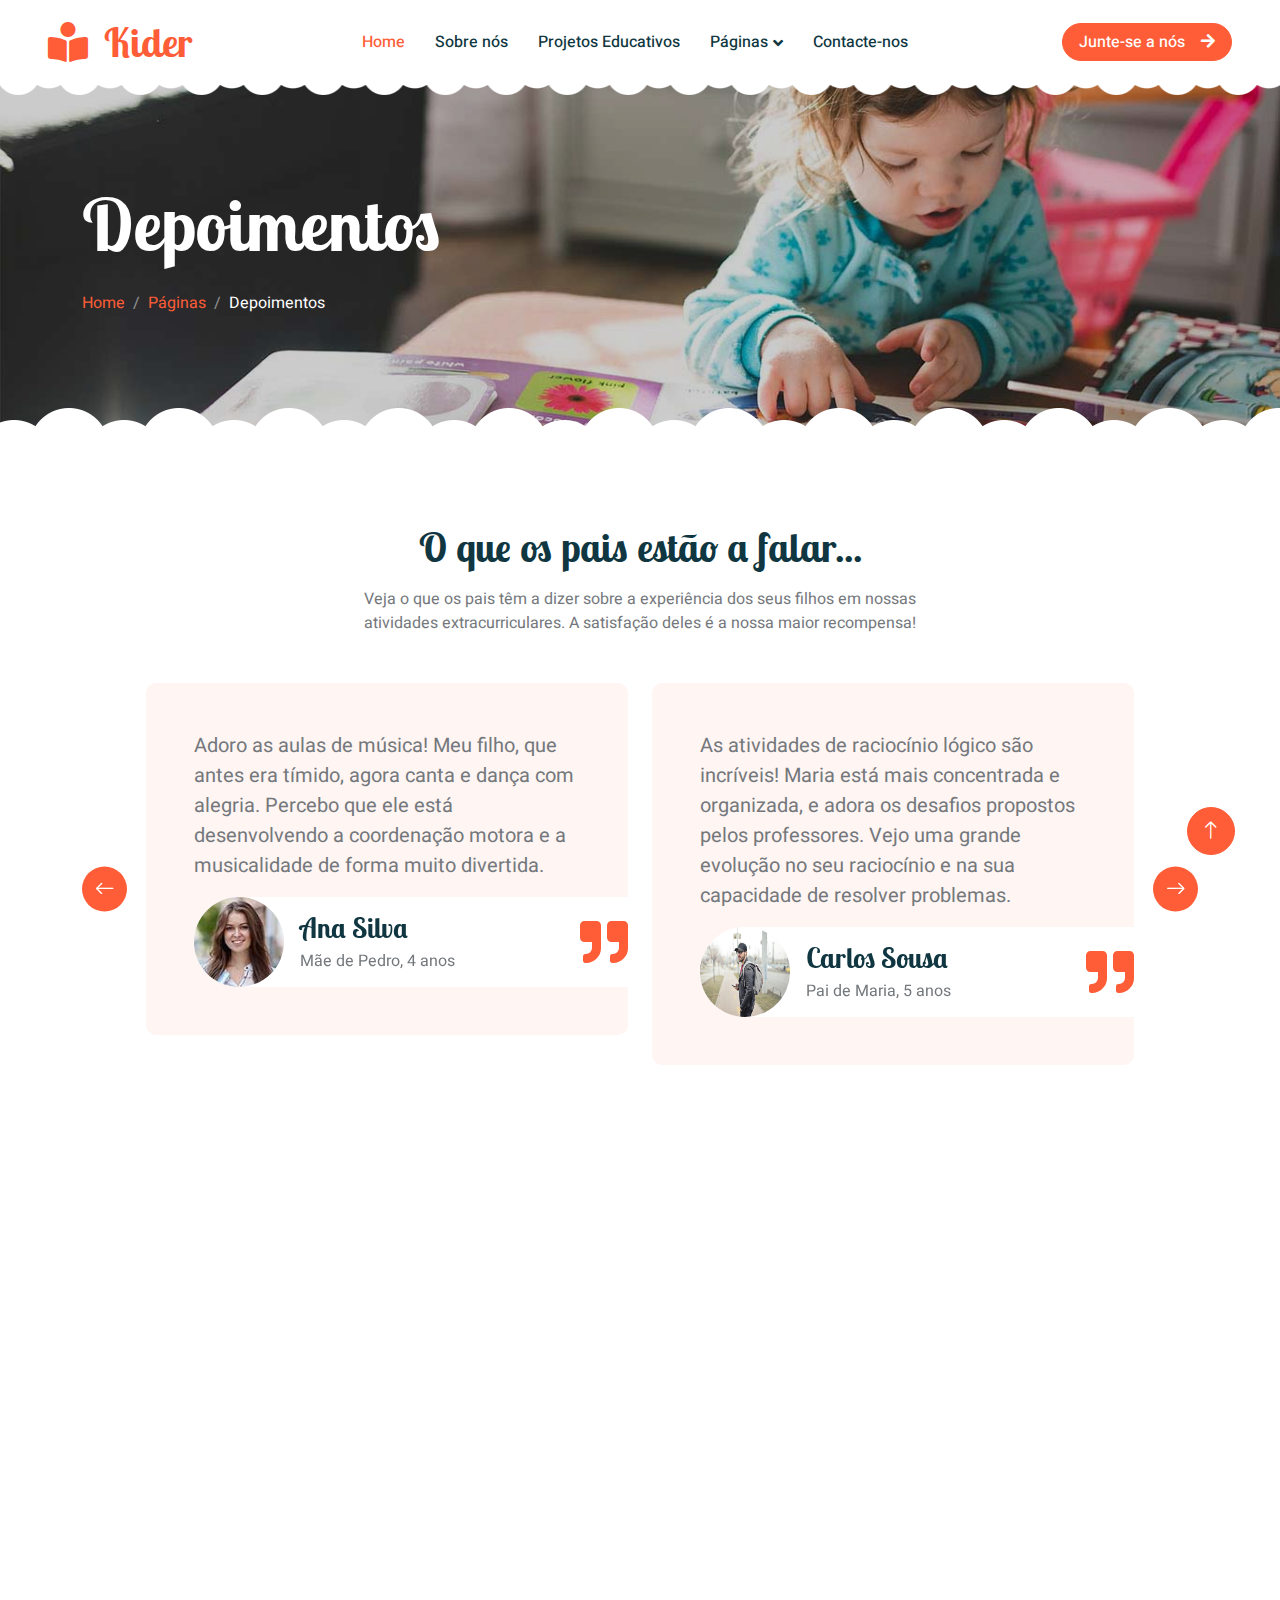
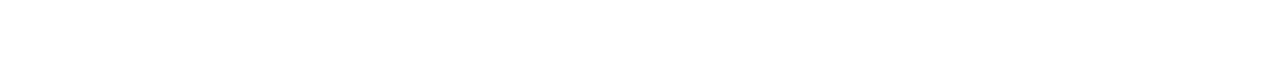
<file: testimonial.html>
<!DOCTYPE html>
<html lang="en">

<head>
    <meta charset="utf-8">
    <title>Kinderwelt - Educação Pré Escolar</title>
    <meta content="width=device-width, initial-scale=1.0" name="viewport">
    <meta content="" name="keywords">
    <meta content="" name="description">

    <!-- Favicon -->
    <link href="img/favicon.ico" rel="icon">

    <!-- Google Web Fonts -->
    <link rel="preconnect" href="https://fonts.googleapis.com">
    <link rel="preconnect" href="https://fonts.gstatic.com" crossorigin>
    <link href="https://fonts.googleapis.com/css2?family=Heebo:wght@400;500;600&family=Inter:wght@600&family=Lobster+Two:wght@700&display=swap" rel="stylesheet">
    
    <!-- Icon Font Stylesheet -->
    <link href="https://cdnjs.cloudflare.com/ajax/libs/font-awesome/5.10.0/css/all.min.css" rel="stylesheet">
    <link href="https://cdn.jsdelivr.net/npm/bootstrap-icons@1.4.1/font/bootstrap-icons.css" rel="stylesheet">

    <!-- Libraries Stylesheet -->
    <link href="lib/animate/animate.min.css" rel="stylesheet">
    <link href="lib/owlcarousel/assets/owl.carousel.min.css" rel="stylesheet">

    <!-- Customized Bootstrap Stylesheet -->
    <link href="css/bootstrap.min.css" rel="stylesheet">

    <!-- Template Stylesheet -->
    <link href="css/style.css" rel="stylesheet">
</head>

<body>
    <div class="container-xxl bg-white p-0">
        <!-- Spinner Start -->
        <div id="spinner" class="show bg-white position-fixed translate-middle w-100 vh-100 top-50 start-50 d-flex align-items-center justify-content-center">
            <div class="spinner-border text-primary" style="width: 3rem; height: 3rem;" role="status">
                <span class="sr-only">Loading...</span>
            </div>
        </div>
        <!-- Spinner End -->


        <!-- Navbar Start -->
        <nav class="navbar navbar-expand-lg bg-white navbar-light sticky-top px-4 px-lg-5 py-lg-0">
            <a href="index.html" class="navbar-brand">
                <h1 class="m-0 text-primary"><i class="fa fa-book-reader me-3"></i>Kider</h1>
            </a>
            <button type="button" class="navbar-toggler" data-bs-toggle="collapse" data-bs-target="#navbarCollapse">
                <span class="navbar-toggler-icon"></span>
            </button>
            <div class="collapse navbar-collapse" id="navbarCollapse">
                <div class="navbar-nav mx-auto">
                    <a href="index.html" class="nav-item nav-link active">Home</a>
                    <a href="about.html" class="nav-item nav-link">Sobre nós</a>
                    <a href="classes.html" class="nav-item nav-link">Projetos Educativos</a>
                    <div class="nav-item dropdown">
                        <a href="#" class="nav-link dropdown-toggle" data-bs-toggle="dropdown">Páginas</a>
                        <div class="dropdown-menu rounded-0 rounded-bottom border-0 shadow-sm m-0">
                            <a href="facility.html" class="dropdown-item">Instalações Escolares</a>
                            <a href="team.html" class="dropdown-item">Equipa de Professores</a>
                            <a href="call-to-action.html" class="dropdown-item">Junte-se a nós</a>
                            <a href="appointment.html" class="dropdown-item">Agende uma visita</a>
                            <a href="testimonial.html" class="dropdown-item">Depoimentos</a>
    
                        </div>
                    </div>
                    <a href="contact.html" class="nav-item nav-link">Contacte-nos</a>
                </div>
                <a href="" class="btn btn-primary rounded-pill px-3 d-none d-lg-block">Junte-se a nós<i class="fa fa-arrow-right ms-3"></i></a>
            </div>
        </nav>
        <!-- Navbar End -->


        <!-- Page Header End -->
        <div class="container-xxl py-5 page-header position-relative mb-5">
            <div class="container py-5">
                <h1 class="display-2 text-white animated slideInDown mb-4">Depoimentos</h1>
                <nav aria-label="breadcrumb animated slideInDown">
                    <ol class="breadcrumb">
                        <li class="breadcrumb-item"><a href="#">Home</a></li>
                        <li class="breadcrumb-item"><a href="#">Páginas</a></li>
                        <li class="breadcrumb-item text-white active" aria-current="page">Depoimentos</li>
                    </ol>
                </nav>
            </div>
        </div>
        <!-- Page Header End -->


        <!-- Testimonial Start -->
        <div class="container-xxl py-5">
            <div class="container">
                <div class="text-center mx-auto mb-5 wow fadeInUp" data-wow-delay="0.1s" style="max-width: 600px;">
                    <h1 class="mb-3">O que os pais estão a falar...</h1>
                    <p>Veja o que os pais têm a dizer sobre a experiência dos seus filhos em nossas atividades extracurriculares. A satisfação deles é a nossa maior recompensa!</p>
                </div>
                <div class="owl-carousel testimonial-carousel wow fadeInUp" data-wow-delay="0.1s">
                    <div class="testimonial-item bg-light rounded p-5">
                        <p class="fs-5">Adoro as aulas de música! Meu filho, que antes era tímido, agora canta e dança com alegria. Percebo que ele está desenvolvendo a coordenação motora e a musicalidade de forma muito divertida.</p>
                        <div class="d-flex align-items-center bg-white me-n5" style="border-radius: 50px 0 0 50px;">
                            <img class="img-fluid flex-shrink-0 rounded-circle" src="img/testimonial-1.jpg" style="width: 90px; height: 90px;">
                            <div class="ps-3">
                                <h3 class="mb-1">Ana Silva</h3>
                                <span>Mãe de Pedro, 4 anos</span>
                            </div>
                            <i class="fa fa-quote-right fa-3x text-primary ms-auto d-none d-sm-flex"></i>
                        </div>
                    </div>
                    <div class="testimonial-item bg-light rounded p-5">
                        <p class="fs-5">As atividades de raciocínio lógico são incríveis! Maria está mais concentrada e organizada, e adora os desafios propostos pelos professores. Vejo uma grande evolução no seu raciocínio e na sua capacidade de resolver problemas.</p>
                        <div class="d-flex align-items-center bg-white me-n5" style="border-radius: 50px 0 0 50px;">
                            <img class="img-fluid flex-shrink-0 rounded-circle" src="img/pai.jpg" style="width: 90px; height: 90px;">
                            <div class="ps-3">
                                <h3 class="mb-1">Carlos Sousa</h3>
                                <span>Pai de Maria, 5 anos</span>
                            </div>
                            <i class="fa fa-quote-right fa-3x text-primary ms-auto d-none d-sm-flex"></i>
                        </div>
                    </div>
                    <div class="testimonial-item bg-light rounded p-5">
                        <p class="fs-5">As aulas de culinária são um sucesso na nossa casa! Lucas adora preparar as receitas aprendidas na escola e está se tornando mais independente e responsável. Além disso, está aprendendo sobre alimentação saudável de forma divertida</p>
                        <div class="d-flex align-items-center bg-white me-n5" style="border-radius: 50px 0 0 50px;">
                            <img class="img-fluid flex-shrink-0 rounded-circle" src="img/testimonial-3.jpg" style="width: 90px; height: 90px;">
                            <div class="ps-3">
                                <h3 class="mb-1">João Pereira</h3>
                                <span>Pai de Lucas, 3 anos</span>
                            </div>
                            <i class="fa fa-quote-right fa-3x text-primary ms-auto d-none d-sm-flex"></i>
                        </div>
                    </div>
                </div>
            </div>
        </div>
        <!-- Testimonial End -->


        <!-- Footer Start -->
        <div class="container-fluid bg-dark text-white-50 footer pt-5 mt-5 wow fadeIn" data-wow-delay="0.1s">
            <div class="container py-5">
                <div class="row g-5">
                    <div class="col-lg-3 col-md-6">
                        <h3 class="text-white mb-4">Entre em contacto</h3>
                        <p class="mb-2"><i class="fa fa-map-marker-alt me-3"></i>123 Nova Lisboa, Lisboa, Portugal</p>
                        <p class="mb-2"><i class="fa fa-phone-alt me-3"></i>+351 345 00000</p>
                        <p class="mb-2"><i class="fa fa-envelope me-3"></i>kinderwelt@education.com</p>
                        <div class="d-flex pt-2">
                            <a class="btn btn-outline-light btn-social" href=""><i class="fab fa-twitter"></i></a>
                            <a class="btn btn-outline-light btn-social" href=""><i class="fab fa-facebook-f"></i></a>
                            <a class="btn btn-outline-light btn-social" href=""><i class="fab fa-youtube"></i></a>
                            <a class="btn btn-outline-light btn-social" href=""><i class="fab fa-linkedin-in"></i></a>
                        </div>
                    </div>
                    <div class="col-lg-3 col-md-6">
                        <h3 class="text-white mb-4">Links rápidos</h3>
                        <a class="btn btn-link text-white-50" href="">Sobre nós</a>
                        <a class="btn btn-link text-white-50" href="">Contacte-nos</a>
                        <a class="btn btn-link text-white-50" href="">Nossos Serviços</a>
                        <a class="btn btn-link text-white-50" href="">Política de Privacidade</a>
                        <a class="btn btn-link text-white-50" href="">Termos & Condições</a>
                    </div>
                    <div class="col-lg-3 col-md-6">
                        <h3 class="text-white mb-4">Galeria de Fotos</h3>
                        <div class="row g-2 pt-2">
                            <div class="col-4">
                                <img class="img-fluid rounded bg-light p-1" src="img/artes.jpg" alt="">
                            </div>
                            <div class="col-4">
                                <img class="img-fluid rounded bg-light p-1" src="img/fut.jpg" alt="">
                            </div>
                            <div class="col-4">
                                <img class="img-fluid rounded bg-light p-1" src="img/classes-3.jpg" alt="">
                            </div>
                            <div class="col-4">
                                <img class="img-fluid rounded bg-light p-1" src="img/classes-4.jpg" alt="">
                            </div>
                            <div class="col-4">
                                <img class="img-fluid rounded bg-light p-1" src="img/logic.jpg" alt="">
                            </div>
                            <div class="col-4">
                                <img class="img-fluid rounded bg-light p-1" src="img/musica.jpg" alt="">
                            </div>
                        </div>
                    </div>
                    <div class="col-lg-3 col-md-6">
                        <h3 class="text-white mb-4">Newsletter</h3>
                        <p>Receba as últimas notícias e atualizações diretamente em sua caixa de entrada.</p>
                        <div class="position-relative mx-auto" style="max-width: 400px;">
                            <input class="form-control bg-transparent w-100 py-3 ps-4 pe-5" type="text" placeholder="Your email">
                            <button type="button" class="btn btn-primary py-2 position-absolute top-0 end-0 mt-2 me-2">Inscrever-se</button>
                        </div>
                    </div>
                </div>
            </div>
            <div class="container">
                <div class="copyright">
                    <div class="row">
                        <div class="col-md-6 text-center text-md-start mb-3 mb-md-0">
                            &copy; <a class="border-bottom" href="#">Kinderwelt</a>, All Right Reserved.
							
							
							Designed By <a class="border-bottom" href="https://htmlcodex.com">HTML Codex</a>
                        </div>
                        <div class="col-md-6 text-center text-md-end">
                            <div class="footer-menu">
                                <a href="">Home</a>
                                <a href="">Cookies</a>
                                <a href="">Help</a>
                                <a href="">FQAs</a>
                            </div>
                        </div>
                    </div>
                </div>
            </div>
        </div>
        <!-- Footer End -->


        <!-- Back to Top -->
        <a href="#" class="btn btn-lg btn-primary btn-lg-square back-to-top"><i class="bi bi-arrow-up"></i></a>
    </div>

    <!-- JavaScript Libraries -->
    <script src="https://code.jquery.com/jquery-3.4.1.min.js"></script>
    <script src="https://cdn.jsdelivr.net/npm/bootstrap@5.0.0/dist/js/bootstrap.bundle.min.js"></script>
    <script src="lib/wow/wow.min.js"></script>
    <script src="lib/easing/easing.min.js"></script>
    <script src="lib/waypoints/waypoints.min.js"></script>
    <script src="lib/owlcarousel/owl.carousel.min.js"></script>

    <!-- Template Javascript -->
    <script src="js/main.js"></script>
</body>

</html>
</file>
<file: css/style.css>
:root {
    --primary: #FE5D37;
    --light: #FFF5F3;
    --dark: #103741;
}

.back-to-top {
    position: fixed;
    display: none;
    right: 45px;
    bottom: 45px;
    z-index: 99;
}


/*** Spinner ***/
#spinner {
    opacity: 0;
    visibility: hidden;
    transition: opacity .5s ease-out, visibility 0s linear .5s;
    z-index: 99999;
}

#spinner.show {
    transition: opacity .5s ease-out, visibility 0s linear 0s;
    visibility: visible;
    opacity: 1;
}


/*** Button ***/
.btn {
    font-weight: 500;
    transition: .5s;
}

.btn.btn-primary {
    color: #FFFFFF;
}

.btn-square {
    width: 38px;
    height: 38px;
}

.btn-sm-square {
    width: 32px;
    height: 32px;
}

.btn-lg-square {
    width: 48px;
    height: 48px;
}

.btn-square,
.btn-sm-square,
.btn-lg-square {
    padding: 0;
    display: flex;
    align-items: center;
    justify-content: center;
    font-weight: normal;
    border-radius: 50px;
}


/*** Heading ***/
h1,
h2,
h3,
h4,
.h1,
.h2,
.h3,
.h4,
.display-1,
.display-2,
.display-3,
.display-4,
.display-5,
.display-6 {
    font-family: 'Lobster Two', cursive;
    font-weight: 700;
}

h5,
h6,
.h5,
.h6 {
    font-weight: 600;
}

.font-secondary {
    font-family: 'Lobster Two', cursive;
}


/*** Navbar ***/
.navbar .navbar-nav .nav-link {
    padding: 30px 15px;
    color: var(--dark);
    font-weight: 500;
    outline: none;
}

.navbar .navbar-nav .nav-link:hover,
.navbar .navbar-nav .nav-link.active {
    color: var(--primary);
}

.navbar.sticky-top {
    top: -100px;
    transition: .5s;
}

.navbar .dropdown-toggle::after {
    border: none;
    content: "\f107";
    font-family: "Font Awesome 5 Free";
    font-weight: 900;
    vertical-align: middle;
    margin-left: 5px;
    transition: .5s;
}

.navbar .dropdown-toggle[aria-expanded=true]::after {
    transform: rotate(-180deg);
}

@media (max-width: 991.98px) {
    .navbar .navbar-nav .nav-link  {
        margin-right: 0;
        padding: 10px 0;
    }

    .navbar .navbar-nav {
        margin-top: 15px;
        border-top: 1px solid #EEEEEE;
    }
}

@media (min-width: 992px) {
    .navbar .nav-item .dropdown-menu {
        display: block;
        top: calc(100% - 15px);
        margin-top: 0;
        opacity: 0;
        visibility: hidden;
        transition: .5s;
        
    }

    .navbar .nav-item:hover .dropdown-menu {
        top: 100%;
        visibility: visible;
        transition: .5s;
        opacity: 1;
    }
}


/*** Header ***/
.header-carousel::before,
.header-carousel::after,
.page-header::before,
.page-header::after {
    position: absolute;
    content: "";
    width: 100%;
    height: 10px;
    top: 0;
    left: 0;
    background: url(../img/bg-header-top.png) center center repeat-x;
    z-index: 1;
}

.header-carousel::after,
.page-header::after {
    height: 19px;
    top: auto;
    bottom: 0;
    background: url(../img/bg-header-bottom.png) center center repeat-x;
}

@media (max-width: 768px) {
    .header-carousel .owl-carousel-item {
        position: relative;
        min-height: 500px;
    }
    
    .header-carousel .owl-carousel-item img {
        position: absolute;
        width: 100%;
        height: 100%;
        object-fit: cover;
    }

    .header-carousel .owl-carousel-item p {
        font-size: 16px !important;
        font-weight: 400 !important;
    }

    .header-carousel .owl-carousel-item h1 {
        font-size: 30px;
        font-weight: 600;
    }
}

.header-carousel .owl-nav {
    position: absolute;
    top: 50%;
    right: 8%;
    transform: translateY(-50%);
    display: flex;
    flex-direction: column;
}

.header-carousel .owl-nav .owl-prev,
.header-carousel .owl-nav .owl-next {
    margin: 7px 0;
    width: 45px;
    height: 45px;
    display: flex;
    align-items: center;
    justify-content: center;
    color: #FFFFFF;
    background: transparent;
    border: 1px solid #FFFFFF;
    border-radius: 45px;
    font-size: 22px;
    transition: .5s;
}

.header-carousel .owl-nav .owl-prev:hover,
.header-carousel .owl-nav .owl-next:hover {
    background: var(--primary);
    border-color: var(--primary);
}

.page-header {
    background: linear-gradient(rgba(0, 0, 0, .2), rgba(0, 0, 0, .2)), url(../img/carousel-1.jpg) center center no-repeat;
    background-size: cover;
}

.breadcrumb-item + .breadcrumb-item::before {
    color: rgba(255, 255, 255, .5);
}


/*** Facility ***/
.facility-item .facility-icon {
    position: relative;
    margin: 0 auto;
    width: 100px;
    height: 100px;
    border-radius: 100px;
    display: flex;
    align-items: center;
    justify-content: center;
}

.facility-item .facility-icon::before {
    position: absolute;
    content: "";
    width: 100%;
    height: 100%;
    top: 0;
    left: 0;
    background: rgba(255, 255, 255, .9);
    transition: .5s;
    z-index: 1;
}

.facility-item .facility-icon span {
    position: absolute;
    content: "";
    width: 15px;
    height: 30px;
    top: 0;
    left: 0;
    border-radius: 50%;
}

.facility-item .facility-icon span:last-child {
    left: auto;
    right: 0;
}

.facility-item .facility-icon i {
    position: relative;
    z-index: 2;
}

.facility-item .facility-text {
    position: relative;
    min-height: 250px;
    padding: 30px;
    border-radius: 100%;
    display: flex;
    text-align: center;
    justify-content: center;
    flex-direction: column;
}

.facility-item .facility-text::before {
    position: absolute;
    content: "";
    width: 100%;
    height: 100%;
    top: 0;
    left: 0;
    background: rgba(255, 255, 255, .9);
    transition: .5s;
    z-index: 1;
}

.facility-item .facility-text * {
    position: relative;
    z-index: 2;
}

.facility-item:hover .facility-icon::before,
.facility-item:hover .facility-text::before {
    background: transparent;
}

.facility-item * {
    transition: .5s;
}

.facility-item:hover * {
    color: #FFFFFF !important;
}


/*** About ***/
.about-img img {
    transition: .5s;
}

.about-img img:hover {
    background: var(--primary) !important;
}


/*** Classes ***/
.classes-item {
    transition: .5s;
}

.classes-item:hover {
    margin-top: -10px;
}


/*** Team ***/
.team-item .team-text {
    position: absolute;
    width: 250px;
    height: 250px;
    bottom: 0;
    right: 0;
    display: flex;
    align-items: center;
    justify-content: center;
    flex-direction: column;
    background: #FFFFFF;
    border: 17px solid var(--light);
    border-radius: 250px;
    transition: .5s;
}

.team-item:hover .team-text {
    border-color: var(--primary);
}


/*** Testimonial ***/
.testimonial-carousel {
    padding-left: 1.5rem;
    padding-right: 1.5rem;
}

@media (min-width: 576px) {
    .testimonial-carousel {
        padding-left: 4rem;
        padding-right: 4rem;
    }
}

.testimonial-carousel .testimonial-item .border {
    border: 1px dashed rgba(0, 185, 142, .3) !important;
}

.testimonial-carousel .owl-nav {
    position: absolute;
    width: 100%;
    height: 45px;
    top: 50%;
    left: 0;
    transform: translateY(-50%);
    display: flex;
    justify-content: space-between;
    z-index: 1;
}

.testimonial-carousel .owl-nav .owl-prev,
.testimonial-carousel .owl-nav .owl-next {
    position: relative;
    width: 45px;
    height: 45px;
    display: flex;
    align-items: center;
    justify-content: center;
    color: #FFFFFF;
    background: var(--primary);
    border-radius: 45px;
    font-size: 20px;
    transition: .5s;
}

.testimonial-carousel .owl-nav .owl-prev:hover,
.testimonial-carousel .owl-nav .owl-next:hover {
    background: var(--dark);
}


/*** Footer ***/
.footer .btn.btn-social {
    margin-right: 5px;
    width: 45px;
    height: 45px;
    display: flex;
    align-items: center;
    justify-content: center;
    color: #FFFFFF;
    border: 1px solid rgba(255,255,255,0.5);
    border-radius: 45px;
    transition: .3s;
}

.footer .btn.btn-social:hover {
    border-color: var(--primary);
    background: var(--primary);
}

.footer .btn.btn-link {
    display: block;
    margin-bottom: 5px;
    padding: 0;
    text-align: left;
    font-size: 16px;
    font-weight: normal;
    text-transform: capitalize;
    transition: .3s;
}

.footer .btn.btn-link::before {
    position: relative;
    content: "\f105";
    font-family: "Font Awesome 5 Free";
    font-weight: 900;
    margin-right: 10px;
}

.footer .btn.btn-link:hover {
    color: var(--primary) !important;
    letter-spacing: 1px;
    box-shadow: none;
}

.footer .form-control {
    border-color: rgba(255,255,255,0.5);
}

.footer .copyright {
    padding: 25px 0;
    font-size: 15px;
    border-top: 1px solid rgba(256, 256, 256, .1);
}

.footer .copyright a {
    color: #FFFFFF;
}

.footer .footer-menu a {
    margin-right: 15px;
    padding-right: 15px;
    border-right: 1px solid rgba(255, 255, 255, .1);
}

.footer .copyright a:hover,
.footer .footer-menu a:hover {
    color: var(--primary) !important;
}

.footer .footer-menu a:last-child {
    margin-right: 0;
    padding-right: 0;
    border-right: none;
}
</file>
